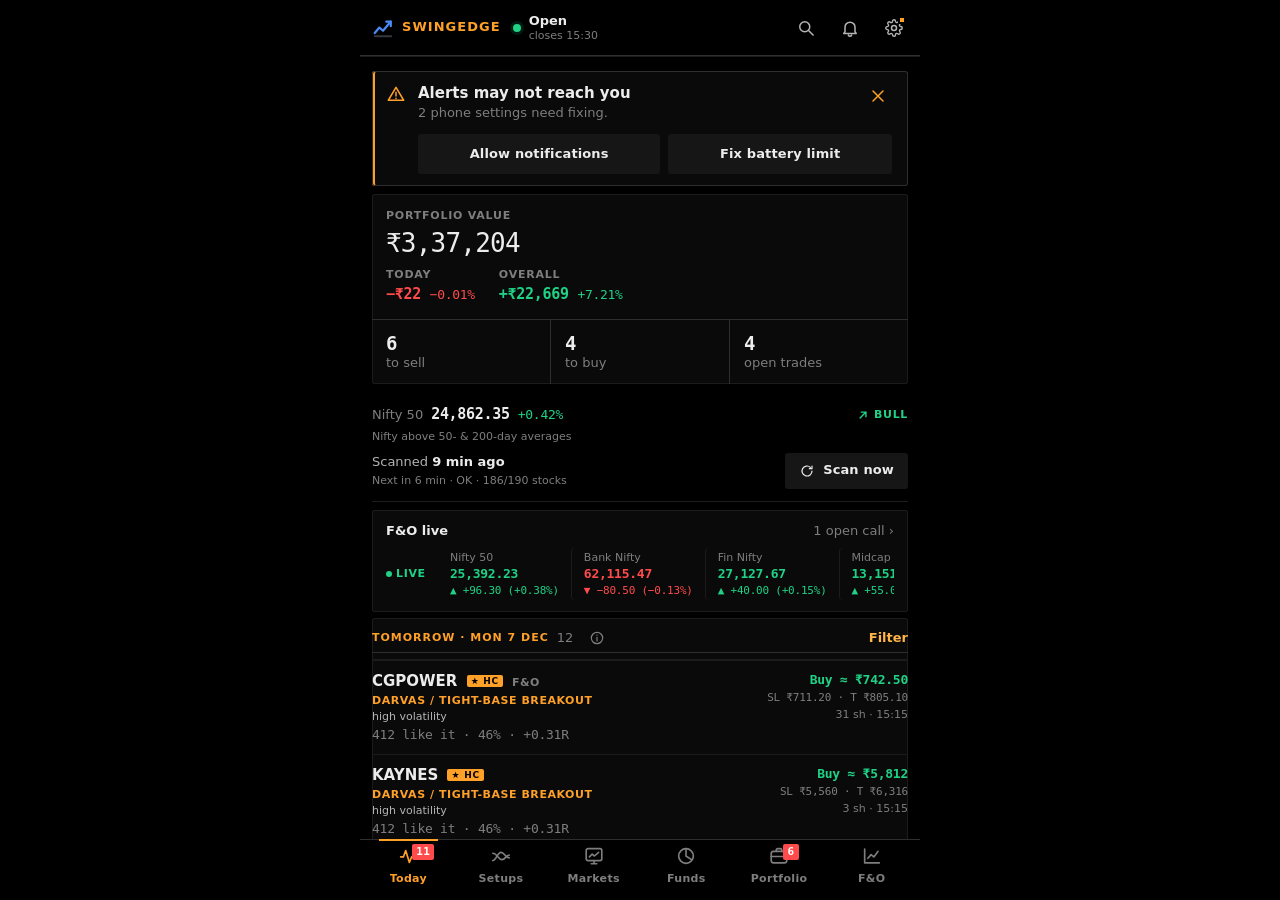
<file: app/src/main/assets/ui/index.html>
<!doctype html>
<html lang="en-IN">
<head>
<meta charset="utf-8">
<meta name="viewport" content="width=device-width, initial-scale=1, viewport-fit=cover">
<meta name="color-scheme" content="dark">
<meta name="theme-color" content="#0F1012">
<meta name="format-detection" content="telephone=no">
<title>SwingEdge</title>
<link rel="stylesheet" href="app.css">
<link rel="stylesheet" href="chart.css">
</head>
<body>
<div id="app">
  <header id="top"></header>
  <div id="errbar" hidden>
    <span>Display error. The data is safe; this screen could not be drawn.</span>
    <button type="button" id="errretry">Retry</button>
  </div>
  <main id="view" tabindex="-1"></main>
  <nav id="tabbar" aria-label="Sections"></nav>
</div>
<div id="sheet-root" hidden></div>
<div id="toasts" aria-live="polite"></div>
<noscript><p style="color:#E6ECF2;padding:24px;font-family:sans-serif">SwingEdge needs JavaScript enabled in the WebView.</p></noscript>
<script src="mock.js"></script>
<script src="render.js"></script>
<script src="chartmath.js"></script>
<script src="chartind.js"></script>
<script src="chartfull.js"></script>
<script src="app.js"></script>
</body>
</html>
</file>
<file: app/src/main/assets/ui/app.css>
/* SwingEdge UI — one design system. Offline, system fonts only. Targets Android WebView (Chrome 90+).
   Spacing 4/8/16/24 · type 28 hero / 20 numbers / 16 body+symbols / 13 secondary / 11 caption
   Colour: grey surfaces; one accent (blue) for actions; green/red only for price direction and P&L. */

/* ===================================================================== 1. tokens */
:root {
  /* terminal palette: black ground, amber chrome, green/red for market direction only (Bloomberg-style) */
  --bg: #000000;
  --surface: #0A0A0A;
  --raised: #161616;
  --well: #050505;
  --line: #1C1C1C;
  --line-2: #2E2E2E;
  --text: #ECECEC;
  --text-2: #B4B4B4;
  --muted: #7E7E7E;
  --accent: #FFA028;
  --accent-2: #FFB547;
  --accent-bg: rgba(255, 160, 40, .12);
  --link: #4DA3FF;
  --green: #1FD286;
  --green-bg: rgba(31, 210, 134, .12);
  --red: #FF4B4B;
  --red-bg: rgba(255, 75, 75, .12);
  --warn: #FFA028;
  --warn-bg: rgba(255, 160, 40, .12);
  --blue: var(--link);
  --blue-bg: rgba(77, 163, 255, .12);
  --amber: var(--accent);
  --amber-bg: var(--accent-bg);
  --ink: #000;
  --sans: Roboto, Inter, "Noto Sans", system-ui, -apple-system, "Segoe UI", Arial, sans-serif;
  --mono: "Roboto Mono", "JetBrains Mono", "SF Mono", Menlo, "Droid Sans Mono", monospace;
  --cond: var(--sans);
  --t-hero: 26px; --t-num: 19px; --t-body: 15px; --t-sec: 13px; --t-cap: 11px;
  --s1: 4px; --s2: 8px; --s3: 14px; --s4: 20px;
  --pad: 12px;
  --r: 3px;
  --r-s: 2px;
  --row: 52px;
  --safe-b: 8px;
}
@supports (padding: max(0px, env(safe-area-inset-bottom))) {
  :root { --safe-b: max(8px, env(safe-area-inset-bottom)); }
}

/* ===================================================================== 2. base */
* { box-sizing: border-box; -webkit-tap-highlight-color: transparent; }
html, body { height: 100%; margin: 0; background: var(--bg); }
body { color: var(--text); font: 400 var(--t-body)/1.4 var(--sans); -webkit-text-size-adjust: 100%; text-size-adjust: 100%; overflow: hidden; overscroll-behavior: none; -webkit-font-smoothing: antialiased; }
button, input, textarea, select { font: inherit; color: inherit; }
button { background: none; border: 0; padding: 0; margin: 0; cursor: pointer; text-align: inherit; }
button:disabled { cursor: default; }
h1, h2, h3, h4, p, ul, ol { margin: 0; padding: 0; font-weight: inherit; font-size: inherit; }
ul, ol { list-style: none; }
em, i { font-style: normal; }
small { font-size: var(--t-sec); }
[hidden] { display: none !important; }
svg.ic { width: 20px; height: 20px; flex: none; fill: none; stroke: currentColor; stroke-width: 1.8; stroke-linecap: round; stroke-linejoin: round; display: block; }
:focus { outline: none; }
:focus-visible { outline: 2px solid var(--accent); outline-offset: 2px; border-radius: 6px; }
.sr-only { position: absolute; width: 1px; height: 1px; overflow: hidden; clip: rect(0 0 0 0); white-space: nowrap; }

.num { font-variant-numeric: tabular-nums; font-feature-settings: "tnum" 1; letter-spacing: 0; }
.up { color: var(--green); }
.down { color: var(--red); }
.flat { color: var(--text-2); }
.mut, .gray { color: var(--muted); }
.clip { overflow: hidden; text-overflow: ellipsis; white-space: nowrap; min-width: 0; }
.wrap { overflow-wrap: anywhere; min-width: 0; }
.wrapn { white-space: normal; overflow-wrap: break-word; min-width: 0; }
.nw { white-space: nowrap; }
.sp { flex: 1 1 auto; }
.sm2 { font-size: var(--t-sec); line-height: 1.4; color: var(--text-2); margin-top: var(--s1); overflow-wrap: anywhere; }
.mut.sm2 { color: var(--muted); }

/* ===================================================================== 3. frame */
#app { position: absolute; inset: 0; display: flex; flex-direction: column; max-width: 560px; margin: 0 auto; }
#top { flex: none; padding-top: env(safe-area-inset-top); background: var(--bg); border-bottom: 1px solid var(--line); position: relative; z-index: 3; }
.topbar { display: flex; align-items: center; height: 56px; padding: 0 4px 0 var(--pad); }
.brand { display: flex; align-items: center; flex: none; margin-right: 12px; font-weight: 700; font-size: var(--t-body); letter-spacing: -.01em; }
.brand svg { width: 22px; height: 22px; margin-right: 8px; }
.mkt { flex: 1 1 auto; min-width: 0; display: flex; align-items: center; color: var(--text-2); }
.mkt .dot { width: 8px; height: 8px; border-radius: 50%; background: var(--muted); margin-right: 8px; flex: none; }
.mkt.open .dot { background: var(--green); box-shadow: 0 0 0 3px var(--green-bg); }
.mkt.closed .dot { background: transparent; border: 2px solid var(--muted); }
.mkt .mt { display: flex; flex-direction: column; min-width: 0; line-height: 1.2; }
.mkt .mt b { font-size: var(--t-sec); font-weight: 600; color: var(--text); }
.mkt .mt small, .mkt .mt small.clip { font-size: var(--t-cap); color: var(--muted); white-space: normal; overflow-wrap: break-word; }
.iconbtn { width: 44px; height: 44px; flex: none; display: flex; align-items: center; justify-content: center; color: var(--text-2); border-radius: var(--r); position: relative; transition: background .1s ease; }
.iconbtn:active { background: var(--raised); color: var(--text); }
.iconbtn.on, .iconbtn[aria-current="page"] { color: var(--accent); }
.iconbtn .pip { position: absolute; top: 10px; right: 10px; width: 8px; height: 8px; border-radius: 50%; background: var(--warn); border: 2px solid var(--bg); }
.iconbtn .spin { margin: 0; }
.busyline { height: 2px; background: var(--line); overflow: hidden; }
.busyline i { display: block; height: 100%; background: var(--accent); transition: width .4s ease; }
.busyline.indet i { width: 35%; animation: slide 1.2s ease-in-out infinite; }
@keyframes slide { 0% { transform: translateX(-100%); } 100% { transform: translateX(300%); } }

#errbar { flex: none; display: flex; align-items: center; background: #2A1617; color: #FFD6D6; font-size: var(--t-sec); padding: 4px 8px 4px var(--pad); }
#errbar span { flex: 1; }
#errbar button { min-height: 44px; padding: 0 16px; font-weight: 600; color: #fff; }

#view { flex: 1 1 auto; overflow-y: auto; overflow-x: hidden; -webkit-overflow-scrolling: touch; padding: var(--s3) var(--pad) var(--s4); overscroll-behavior: contain; }

#tabbar { flex: none; display: flex; background: var(--bg); border-top: 1px solid var(--line); padding: 0 2px var(--safe-b); position: relative; z-index: 3; }
.tab { flex: 1 1 0; min-width: 0; height: 56px; display: flex; flex-direction: column; align-items: center; justify-content: center; color: var(--muted); font-size: var(--t-cap); font-weight: 500; position: relative; }
.tab svg { width: 22px; height: 22px; margin-bottom: 4px; }
.tab span:not(.badge) { white-space: nowrap; overflow: hidden; text-overflow: ellipsis; max-width: 100%; }
.tab.on { color: var(--text); }
.tab.on svg { color: var(--accent); }
.tab:active { background: rgba(255, 255, 255, .04); }
.tab .badge { position: absolute; top: 4px; left: 50%; margin-left: 4px; min-width: 16px; height: 16px; padding: 0 4px; border-radius: 8px; background: var(--red); color: #fff; font: 700 var(--t-cap)/16px var(--sans); text-align: center; font-variant-numeric: tabular-nums; }
.tab .badge.g, .tab .badge.a { background: var(--accent); }
.tab .badge.n { background: var(--raised); color: var(--text-2); }

/* ===================================================================== 4. controls */
.btns { display: flex; flex-wrap: wrap; gap: var(--s2); margin-top: var(--s3); }
.btn { min-height: 44px; padding: 0 var(--s3); border-radius: var(--r); display: inline-flex; align-items: center; justify-content: center; gap: 8px; text-align: center; white-space: nowrap;
  font-size: var(--t-body); font-weight: 600; color: var(--text); background: var(--raised); border: 0; flex: 0 0 auto; transition: filter .1s ease; }
.btn svg { width: 18px; height: 18px; }
.btn.grow { flex: 1 1 0; min-width: 0; }
.btn.pri { background: var(--accent); color: #fff; }
.btn.dan, .btn.danger { background: var(--red); color: #fff; }
.btn.ghost { background: transparent; color: var(--text); box-shadow: inset 0 0 0 1px var(--line-2); }
.btn.dan.ghost, .sheet .btns .btn.dan.ghost { background: transparent; color: var(--red); box-shadow: inset 0 0 0 1px var(--line-2); }
.btn.sm { min-height: 44px; font-size: var(--t-sec); padding: 0 14px; }
.btn.sm svg { width: 16px; height: 16px; }
.btn:active { filter: brightness(1.2); }
.btn:disabled { opacity: .5; filter: none; }
.btn .clip { min-width: 0; }
.spin { width: 16px; height: 16px; border-radius: 50%; border: 2px solid currentColor; border-right-color: transparent; display: inline-block; animation: rot .8s linear infinite; flex: none; }
.btn .spin { margin: 0; }
@keyframes rot { to { transform: rotate(360deg); } }

.linkbtn { color: var(--accent-2); font-size: var(--t-sec); font-weight: 600; min-height: 44px; padding: 0 4px; margin: -12px -4px; display: inline-flex; align-items: center; }
.linkbtn:disabled { opacity: .45; }
.linkbtn + .linkbtn { margin-left: 12px; }
.linkbtn.inl { margin: 0; padding: 0 2px; min-height: 0; display: inline; }

/* (i) toggle + caption */
.ib { width: 44px; height: 44px; margin: -12px -8px -12px -6px; display: inline-flex; align-items: center; justify-content: center; color: var(--muted); flex: none; }
.ib svg { width: 16px; height: 16px; }
.ib.on, .ib:active { color: var(--accent-2); }
.icap { font-size: var(--t-sec); line-height: 1.45; color: var(--text-2); background: var(--surface); border-radius: var(--r-s); padding: var(--s2) 12px; margin: 0 0 var(--s2); overflow-wrap: anywhere; }

/* chips: one shape for filters, ranges and sort */
.chips, .ixc { display: flex; gap: var(--s2); overflow-x: auto; margin: 0 calc(-1 * var(--pad)) var(--s2); padding: 0 var(--pad) 2px; scrollbar-width: none; -webkit-overflow-scrolling: touch; }
.chips::-webkit-scrollbar, .ixc::-webkit-scrollbar { display: none; }
.chip, .sfc { flex: none; min-height: 36px; padding: 0 14px; border-radius: var(--r); background: var(--raised); color: var(--text-2); font-size: var(--t-sec); font-weight: 600; white-space: nowrap; display: inline-flex; align-items: center; gap: 4px; }
.chip.on, .sfc.on { background: var(--text); color: var(--bg); }
.chip .mut { color: inherit; opacity: .7; font-weight: 500; }
.chip svg { width: 14px; height: 14px; }
.rchip { flex: none; min-width: 44px; min-height: 44px; display: inline-flex; align-items: center; justify-content: center; padding: 0 2px; }
.rchip span { display: inline-flex; align-items: center; height: 32px; padding: 0 12px; border-radius: var(--r); color: var(--text-2); font-size: var(--t-sec); font-weight: 600; white-space: nowrap; }
.rchip.on span { background: var(--raised); color: var(--text); }
.rchip span.mut { padding: 0 0 0 12px; color: var(--muted); font-weight: 500; }
.rchip span.mut + span { padding-left: 4px; }
.rchip.on span.mut { background: none; }
.rchip.on span.mut + span { background: none; color: var(--text); }
.chip:active, .rchip:active span, .sfc:active, .qchip:active, .echip:active { filter: brightness(1.25); }
.seg2 { display: flex; gap: 4px; padding: 4px; background: var(--surface); border-radius: var(--r); margin-bottom: var(--s2); }
.seg2 .chip { flex: 1 1 0; justify-content: center; min-height: 40px; border-radius: 9px; background: transparent; }
.seg2 .chip.on { background: var(--raised); color: var(--text); }
.segs { display: flex; flex-wrap: wrap; margin: 0 -2px var(--s2); }

/* ===================================================================== 5. sections + text blocks */
.sec { display: flex; align-items: center; min-height: 28px; margin: var(--s4) 0 var(--s2); gap: var(--s2); }
.sec:first-child { margin-top: 0; }
.sec h2 { font-size: var(--t-body); font-weight: 600; letter-spacing: -.005em; white-space: nowrap; }
.sec .cnt { color: var(--muted); font-size: var(--t-sec); font-variant-numeric: tabular-nums; white-space: nowrap; }
.sec .sr2, .subh .sr2 { color: var(--muted); font-size: var(--t-sec); text-align: right; min-width: 0; overflow: hidden; text-overflow: ellipsis; white-space: nowrap; }
.sec .btn.sm { min-height: 36px; padding: 0 12px; }
.sec + .icap { margin-top: -4px; }
.subh { display: flex; align-items: center; gap: var(--s2); margin: var(--s3) 0 var(--s1); font-size: var(--t-sec); font-weight: 600; color: var(--text-2); min-height: 24px; }
.subh .cnt { color: var(--muted); font-weight: 400; }
.phead { display: flex; align-items: center; gap: var(--s1); margin-bottom: var(--s2); }
.phead .pt { flex: 1 1 auto; min-width: 0; display: flex; flex-direction: column; }
.phead h1 { font-size: var(--t-num); font-weight: 600; line-height: 1.2; }
.phead .ps { font-size: var(--t-sec); color: var(--muted); margin-top: 2px; }
.phead .ib { margin: 0; }
.none { font-size: var(--t-sec); color: var(--muted); padding: var(--s2) 0; }
.foot { font-size: var(--t-cap); line-height: 1.45; color: var(--muted); margin: var(--s3) 0 0; overflow-wrap: anywhere; }
.hint { display: flex; align-items: flex-start; gap: var(--s2); color: var(--muted); font-size: var(--t-sec); line-height: 1.45; padding: var(--s2) 0 0; }
.hint svg { width: 16px; height: 16px; margin-top: 1px; color: var(--muted); }
.hint .t { min-width: 0; }
.hint .linkbtn { min-height: 0; margin: 0; padding: 0; display: inline; }
.hintpad { padding: var(--s2) 0; }
.btns.hintpad { margin-top: var(--s2); align-items: center; }
.btns.hintpad .ib { margin: 0; }
.lead { font-size: var(--t-sec); line-height: 1.5; color: var(--text-2); overflow-wrap: anywhere; }
.lead b { color: var(--text); font-weight: 600; }

.empty { padding: var(--s4) var(--s3); text-align: left; background: var(--surface); border-radius: var(--r); }
.empty .ei { width: 40px; height: 40px; border-radius: var(--r); background: var(--raised); display: flex; align-items: center; justify-content: center; color: var(--text-2); margin-bottom: 12px; }
.empty h3 { font-size: var(--t-body); font-weight: 600; }
.empty p { color: var(--text-2); font-size: var(--t-sec); line-height: 1.5; margin-top: 4px; overflow-wrap: anywhere; }

/* link rows (Index stocks, Track record, F&O, targets) */
.links { margin: 0 0 var(--s2); background: var(--surface); border-radius: var(--r); overflow: hidden; }
.links > .card { margin: 0; border-radius: 0; background: transparent; }
.links > .card + .card { box-shadow: inset 0 1px 0 var(--line); }
.golink, .trkrow, button.collap { display: flex; align-items: center; gap: 12px; width: 100%; min-height: var(--row); padding: 8px var(--s3); text-align: left; color: var(--text); }
.golink > svg:first-child, .trkrow > svg:first-child, button.collap > svg:first-child { width: 20px; height: 20px; color: var(--text-2); }
.golink > svg:last-child, .trkrow > svg:last-child, button.collap > svg:last-child { width: 16px; height: 16px; color: var(--muted); }
.golink .gt, .trkrow .tx { flex: 1 1 auto; min-width: 0; display: flex; flex-direction: column; }
.golink .gt b, .trkrow .tx b { font-size: var(--t-body); font-weight: 500; }
.golink .gt span, .trkrow .tx span { font-size: var(--t-sec); color: var(--muted); margin-top: 2px; overflow-wrap: anywhere; }
.golink:active, .trkrow:active, button.collap:active { background: var(--raised); }
button.collap { border-radius: var(--r); background: var(--surface); margin: 0 0 var(--s2); }
button.collap b { flex: 1 1 auto; font-weight: 500; }
button.collap .num { font-size: var(--t-sec); }

/* ===================================================================== 6. lists (flat rows, hairlines) */
.card.mv, .list, .rows, .srl2, .card.trkl { margin: 0 calc(-1 * var(--pad)); background: transparent; border-radius: 0; border-top: 1px solid var(--line); border-bottom: 1px solid var(--line); overflow: visible; padding: 0; }
.lhead { display: flex; justify-content: space-between; padding: 8px var(--pad) 4px; font-size: var(--t-cap); color: var(--muted); text-transform: uppercase; letter-spacing: .04em; }
.lrow { display: flex; align-items: center; gap: 12px; width: 100%; min-height: var(--row); padding: 8px var(--pad); text-align: left; color: var(--text); }
.lrow, .lhead + .lrow { border-top: 1px solid var(--line); }
.lrow:active, .srow:active, .srr:active, .mvr:active, .wl:active, .pmb:active { background: var(--surface); }
.lrow .l, .lrow .r { display: flex; flex-direction: column; min-width: 0; }
.lrow .l { flex: 1 1 auto; }
.lrow .r { flex: none; align-items: flex-end; text-align: right; }
.lrow b { font-size: var(--t-body); font-weight: 600; overflow-wrap: anywhere; }
.lrow small { font-size: var(--t-sec); color: var(--muted); margin-top: 2px; }
.lrow .qt { font-size: var(--t-cap); font-weight: 600; color: var(--muted); text-transform: uppercase; letter-spacing: .04em; margin-left: 4px; }

/* generic row (closed trades) */
.row2 { display: flex; align-items: center; min-height: var(--row); padding: 8px var(--pad); }
.row2 + .row2 { border-top: 1px solid var(--line); }
.row2 .l { flex: 1 1 auto; min-width: 0; padding-right: 12px; }
.row2 .l .a { display: flex; align-items: center; gap: 8px; font-size: var(--t-body); font-weight: 600; min-width: 0; }
.row2 .l .b { font-size: var(--t-sec); color: var(--muted); margin-top: 2px; overflow: hidden; text-overflow: ellipsis; white-space: nowrap; }
.row2 .r { text-align: right; flex: none; }
.row2 .r .a { font-size: var(--t-body); font-weight: 600; font-variant-numeric: tabular-nums; }
.row2 .r .b { font-size: var(--t-sec); color: var(--muted); margin-top: 2px; font-variant-numeric: tabular-nums; }

/* stock rows: setups, watchlist, ideas, money, funds */
.srow { display: block; width: 100%; text-align: left; color: var(--text); padding: 12px var(--pad); }
.srow + .srow, .wrow + .wrow, .srow + .wrow, .wrow + .srow { border-top: 1px solid var(--line); }
.srow .s1 { display: flex; align-items: center; gap: 12px; }
.wn { flex: 1 1 auto; min-width: 0; display: flex; flex-direction: column; }
.wn b { font-size: var(--t-body); font-weight: 600; overflow-wrap: anywhere; line-height: 1.25; }
.ws { font-size: var(--t-sec); color: var(--muted); margin-top: 2px; white-space: nowrap; overflow: hidden; text-overflow: ellipsis; }
.srow .sp, .idea2 .sp, .tmain .sp { flex: none; display: flex; flex-direction: column; align-items: flex-end; text-align: right; }
.srow .sp .num, .idea2 .sp .num, .tmain .sp .num { font-size: var(--t-body); font-weight: 500; white-space: nowrap; }
.srow .sp .num + .num, .idea2 .sp .num + .num, .tmain .sp .num + .num { font-size: var(--t-sec); margin-top: 2px; }
.spk { width: 64px; height: 24px; flex: 0 1 64px; min-width: 0; }
.spk polyline { fill: none; stroke-width: 1.6; stroke-linejoin: round; stroke-linecap: round; }
.spk.u polyline { stroke: var(--green); }
.spk.d polyline { stroke: var(--red); }
.srow .s2 { display: flex; flex-wrap: wrap; margin-top: 8px; font-size: var(--t-sec); color: var(--muted); }
.srow .s2.g5 { flex-wrap: nowrap; gap: 4px; }
.srow .s2.g5 span { flex: 1 1 0; min-width: 0; }
.srow .s2.g5 i { display: block; font-size: var(--t-cap); color: var(--muted); white-space: nowrap; }
.srow .s2.g5 b { display: block; font-size: var(--t-sec); font-weight: 500; color: var(--text-2); white-space: nowrap; margin-top: 2px; }
.srow .wl2 { display: flex; align-items: center; justify-content: space-between; gap: 8px; flex-wrap: nowrap; color: var(--text-2); }
.srow .wl2 .wx { flex: 1 1 auto; min-width: 0; }
.wrow { display: flex; align-items: stretch; }
.wrow .srow { flex: 1 1 auto; min-width: 0; }
.wrow .wrm, .wrow .wside { width: 56px; flex: none; display: flex; flex-direction: column; align-items: center; justify-content: center; gap: 4px; color: var(--red); }
.wrow .wside { color: var(--accent-2); }
.wrow .wside i { font-size: var(--t-cap); }
.wrow .wrm:active { background: var(--red-bg); }
.wrow .wrm:disabled { opacity: .4; }
.wrow .wrm svg, .wrow .wside svg { width: 20px; height: 20px; }
.irow + .irow { border-top: 1px solid var(--line); }

/* ranked ideas */
.srow.idea2 { display: flex; flex-direction: column; gap: 8px; }
.idea2 .i1 { display: flex; align-items: center; gap: 12px; width: 100%; }
.idea2 .i2 { display: flex; gap: 8px; padding-left: 50px; }
.idea2 .i2 > span { flex: 1 1 0; min-width: 0; display: flex; flex-direction: column; }
.idea2 .i2 > span.iz { flex: 1.7 1 0; }
.idea2 .i2 i { font-size: var(--t-cap); color: var(--muted); white-space: nowrap; }
.idea2 .i2 b { font-size: var(--t-sec); font-weight: 500; color: var(--text); margin-top: 2px; white-space: nowrap; }
.idea2 .i2 b.up { color: var(--green); }
.idea2 .i2 b.down { color: var(--red); }
.idea2 .spk { display: none; }

/* money + funds rows */
.frow, .secrow { padding: 12px var(--pad); }
.fr1 { display: flex; align-items: center; gap: 8px; min-height: 24px; }
.fr1 b { font-size: var(--t-body); font-weight: 600; min-width: 0; }
.fr1 b.wrapn, .fr1 b.fnm { flex: 1 1 auto; white-space: normal; overflow-wrap: break-word; line-height: 1.3; }
.fr1 b.fnm { font-weight: 500; }
.fr1 .num { font-size: var(--t-sec); white-space: nowrap; flex: none; }
.fr1 > .num:first-of-type { font-size: var(--t-body); font-weight: 500; }
.secrow .fr1 > .num:first-of-type, .fr1 .fp, .fr1 .fnet { font-size: var(--t-sec); font-weight: 500; }
.fr1 svg { width: 16px; height: 16px; color: var(--muted); flex: none; }
.fr2 .nm { display: block; color: var(--muted); font-size: var(--t-sec); margin-top: 2px; overflow-wrap: break-word; }
.fr3 { display: flex; align-items: center; flex-wrap: wrap; gap: 4px 12px; font-size: var(--t-sec); margin-top: 4px; }
.fr3 .mut { min-width: 0; flex: 1 1 auto; }
.fr3 .fwst { margin-left: auto; }
.fcols { display: flex; gap: 8px; margin-top: 8px; }
.fcols > span { flex: 1 1 0; min-width: 0; display: flex; flex-direction: column; }
.fcols i { font-size: var(--t-cap); color: var(--muted); white-space: nowrap; }
.fcols b { font-size: var(--t-sec); font-weight: 500; margin-top: 2px; white-space: nowrap; }
.mi { font-size: var(--t-sec); color: var(--muted); }
.rk { min-width: 24px; height: 24px; border-radius: 6px; background: var(--raised); font: 600 var(--t-cap)/24px var(--sans); text-align: center; color: var(--text-2); flex: none; }
.fbar { flex: 1 1 auto; min-width: 48px; height: 4px; border-radius: 2px; background: var(--raised); overflow: hidden; }
.fbar i { display: block; height: 100%; border-radius: 2px; }
.fbar.in i { background: var(--green); }
.fbar.out i { background: var(--red); }
.fp { min-width: 48px; text-align: right; }
.fsc { min-width: 32px; height: 24px; border-radius: 6px; font: 600 var(--t-sec)/24px var(--sans); text-align: center; flex: none; background: var(--raised); color: var(--text); font-variant-numeric: tabular-nums; }
.fsc.lo, .fsc.mid { color: var(--text-2); }
.hchips { display: flex; flex-wrap: wrap; gap: 4px 12px; margin: 4px 0 0; }
.hch { font-size: var(--t-sec); color: var(--text-2); font-variant-numeric: tabular-nums; }
.hch.key { font-weight: 600; }

/* ===================================================================== 7. cards */
.card { background: var(--surface); border-radius: var(--r); margin-bottom: var(--s2); position: relative; overflow: hidden; }
.cb { padding: var(--s3); }
.card.rail { padding-left: 0; }
.tag { display: inline-flex; align-items: center; height: 20px; padding: 0 6px; border-radius: 4px; background: var(--raised); color: var(--text-2);
  font-size: var(--t-cap); font-weight: 700; letter-spacing: .04em; text-transform: uppercase; white-space: nowrap; flex: none; max-width: 100%; }
.tag svg { display: none; }
.tag.buy, .tag.live { color: var(--accent-2); }
.tag.sell { color: var(--red); }
.tag.hold { color: var(--text-2); }

.hd { display: flex; align-items: flex-start; gap: 12px; }
.hd .who { flex: 1 1 auto; min-width: 0; }
.hd .px { text-align: right; flex: none; max-width: 55%; }
.sym { display: flex; align-items: center; flex-wrap: wrap; gap: 4px 8px; min-width: 0; font-size: var(--t-body); font-weight: 600; }
.sym b { font-weight: 600; overflow-wrap: anywhere; }
.symbtn { display: inline-flex; align-items: center; gap: 6px; min-height: 32px; margin: -6px 0; padding: 6px 4px 6px 0; color: inherit; max-width: 100%; min-width: 0; }
.symbtn b { min-width: 0; overflow-wrap: anywhere; }
.symbtn svg { width: 14px; height: 14px; color: var(--muted); flex: none; }
.symbtn:active { opacity: .6; }
.sub { color: var(--muted); font-size: var(--t-sec); margin-top: 4px; overflow: hidden; text-overflow: ellipsis; white-space: nowrap; }
.ltp { font-size: var(--t-body); font-weight: 600; font-variant-numeric: tabular-nums; white-space: nowrap; }
.ltp small { font-size: var(--t-sec); font-weight: 500; }
.ltpl { color: var(--muted); font-size: var(--t-sec); margin-top: 4px; white-space: nowrap; font-variant-numeric: tabular-nums; }
.note { font-size: var(--t-sec); line-height: 1.45; color: var(--text-2); margin-top: var(--s2); overflow-wrap: anywhere; }
.note.sm { color: var(--muted); }

.lv { display: flex; margin-top: 12px; border-top: 1px solid var(--line); padding-top: 12px; }
.lv > div { flex: 1 1 0; min-width: 0; }
.lv .k { font-size: var(--t-cap); color: var(--muted); white-space: nowrap; overflow: hidden; text-overflow: ellipsis; }
.lv .v { font-size: var(--t-body); font-weight: 500; font-variant-numeric: tabular-nums; margin-top: 2px; white-space: nowrap; }
.lv .v.sm { font-size: var(--t-sec); }
.lv .v small { font-size: var(--t-sec); }
.zone { margin-top: 12px; display: flex; align-items: baseline; flex-wrap: wrap; gap: 8px; }
.zone .k { color: var(--muted); font-size: var(--t-sec); }
.zone .v { font-size: var(--t-num); font-weight: 600; font-variant-numeric: tabular-nums; overflow-wrap: anywhere; }
.facts { display: flex; flex-wrap: wrap; gap: 4px 16px; margin-top: 12px; font-size: var(--t-sec); color: var(--muted); }
.facts b { font-weight: 500; color: var(--text); font-variant-numeric: tabular-nums; }
.rr { margin-top: 12px; }
.rr .bar { display: flex; height: 4px; border-radius: 2px; overflow: hidden; background: var(--line); }
.rr .bar i { display: block; height: 100%; min-width: 4px; }
.rr .bar .r { background: var(--red); }
.rr .bar .w { background: var(--green); margin-left: 2px; }
.rr .lab { display: flex; justify-content: space-between; gap: 12px; margin-top: 4px; font-size: var(--t-sec); color: var(--muted); }
.rr .lab b { font-weight: 500; font-variant-numeric: tabular-nums; }
.edge { display: flex; align-items: flex-start; gap: 8px; margin-top: 12px; font-size: var(--t-sec); line-height: 1.45; color: var(--text-2); }
.edge svg { width: 16px; height: 16px; margin-top: 1px; color: var(--muted); }
.edge b { font-weight: 600; color: var(--text); }
.more { display: flex; align-items: center; gap: 4px; min-height: 44px; margin: 4px 0 -8px; color: var(--accent-2); font-size: var(--t-sec); font-weight: 600; }
.more svg { width: 16px; height: 16px; transition: transform .15s ease; }
.more.on svg { transform: rotate(90deg); }
.reasons { margin: 8px 0 0; }
.reasons li, .risk li, .vrs li, .pcc li { position: relative; padding: 4px 0 4px 16px; font-size: var(--t-sec); line-height: 1.45; color: var(--text-2); overflow-wrap: anywhere; }
.reasons li:before, .risk li:before, .vrs li:before, .pcc li:before { content: ""; position: absolute; left: 4px; top: 12px; width: 4px; height: 4px; border-radius: 50%; background: var(--muted); }
.pcc.pro li:before { background: var(--green); }
.pcc.con li:before { background: var(--red); }

/* ===================================================================== 8. Today */
.hero { display: block; background: var(--surface); border-radius: var(--r); padding: var(--s3); margin-bottom: var(--s2); }
.hero .hm { display: flex; flex-direction: column; width: 100%; text-align: left; }
.hk { font-size: var(--t-sec); color: var(--muted); }
.hv { display: block; font-size: var(--t-hero); font-weight: 600; line-height: 1.2; margin-top: 4px; letter-spacing: -.01em; font-variant-numeric: tabular-nums; white-space: nowrap; }
.hd2 { display: flex; flex-wrap: wrap; align-items: baseline; gap: 4px 8px; margin-top: 4px; font-size: var(--t-sec); }
.hd2 .mut + .num { margin-left: 8px; }
.hg { display: flex; gap: 24px; margin-top: 8px; }
.hg > span { display: flex; flex-direction: column; min-width: 0; }
.hg i { font-size: var(--t-cap); color: var(--muted); }
.hg b { font-size: var(--t-body); font-weight: 600; white-space: nowrap; margin-top: 2px; }
.hg small, .psum .g .v small { font-size: var(--t-sec); font-weight: 500; }
.todo { display: flex; margin: var(--s3) calc(-1 * var(--s3)) calc(-1 * var(--s3)); border-top: 1px solid var(--line); }
.td { flex: 1 1 0; min-width: 0; min-height: 64px; display: flex; flex-direction: column; justify-content: center; padding: 8px var(--s3); text-align: left; }
.td + .td { border-left: 1px solid var(--line); }
.td b { font-size: var(--t-num); font-weight: 600; line-height: 1.2; }
.td span { font-size: var(--t-sec); color: var(--muted); white-space: nowrap; overflow: hidden; text-overflow: ellipsis; }
.td:disabled b { color: var(--muted); }
.td:not(:disabled):active { background: var(--raised); }
.hero.wk .hv:not(.up):not(.down) { color: var(--text); }

.status { padding: 12px 0; margin-bottom: var(--s2); border-bottom: 1px solid var(--line); }
.status .r1 { display: flex; align-items: center; gap: 12px; }
.status .nifty { flex: 1 1 auto; min-width: 0; display: flex; align-items: baseline; flex-wrap: wrap; gap: 4px 8px; }
.status .nifty .nl { font-size: var(--t-sec); color: var(--muted); }
.status .nifty b { font-size: var(--t-body); font-weight: 600; }
.status .nifty .num:not(b) { font-size: var(--t-sec); }
.regime { flex: none; display: inline-flex; align-items: center; gap: 4px; font-size: var(--t-cap); font-weight: 700; letter-spacing: .06em; color: var(--text-2); }
.regime svg { width: 14px; height: 14px; stroke-width: 2.4; }
.regime.bull { color: var(--green); }
.regime.bear { color: var(--red); }
.status .rnote { font-size: var(--t-cap); color: var(--muted); margin-top: 4px; }
.status .r2 { display: flex; align-items: center; gap: 12px; margin-top: 8px; }
.status .scan { flex: 1 1 auto; min-width: 0; }
.status .scan .a { font-size: var(--t-sec); color: var(--text-2); }
.status .scan .a b { font-weight: 600; color: var(--text); }
.status .scan .b { font-size: var(--t-cap); color: var(--muted); margin-top: 2px; overflow-wrap: anywhere; }
.status .r2 .btn.sm { min-height: 36px; }
.prog { margin-top: 12px; }
.prog .pl { display: flex; justify-content: space-between; gap: 8px; font-size: var(--t-sec); color: var(--text-2); margin-bottom: 4px; }
.prog .pl span:first-child { min-width: 0; overflow: hidden; text-overflow: ellipsis; white-space: nowrap; }
.prog .pb { height: 4px; border-radius: 2px; background: var(--line); overflow: hidden; }
.prog .pb i { display: block; height: 100%; background: var(--accent); border-radius: 2px; transition: width .4s ease; }
.prog .pb.indet i { width: 35%; animation: slide 1.2s ease-in-out infinite; }

.glance { display: flex; gap: 8px; margin-top: 8px; }
.glance .g { flex: 1 1 0; min-width: 0; min-height: 64px; padding: 12px; background: var(--surface); border-radius: var(--r); text-align: left; display: block; }
.glance .g:disabled { opacity: 1; }
.glance .wide { flex: 1.5 1 0; }
.glance .k { display: flex; align-items: center; gap: 4px; font-size: var(--t-cap); color: var(--muted); white-space: nowrap; }
.glance .k svg { width: 12px; height: 12px; }
.glance .v { font-size: var(--t-num); font-weight: 600; margin-top: 4px; white-space: nowrap; overflow: hidden; text-overflow: ellipsis; font-variant-numeric: tabular-nums; }
.glance .v.z { color: var(--muted); }
.glance .d { font-size: var(--t-cap); color: var(--muted); margin-top: 2px; white-space: nowrap; overflow: hidden; text-overflow: ellipsis; }
.glance .k.up, .glance .k.down, .glance .v.up, .glance .v.down { color: var(--text); }

.plan { background: var(--surface); border-radius: var(--r); padding: 12px var(--s3); margin: 8px 0 0; }
.plan .pk, .ov > .k { font-size: var(--t-cap); font-weight: 600; letter-spacing: .06em; text-transform: uppercase; color: var(--muted); margin-bottom: 8px; }
.plan li { display: flex; align-items: flex-start; gap: 8px; font-size: var(--t-sec); line-height: 1.45; padding: 4px 0; color: var(--text); }
.plan li svg { width: 16px; height: 16px; margin-top: 1px; color: var(--muted); }
.plan li.mut { color: var(--text-2); }

.banner { background: var(--surface); border-radius: var(--r); padding: 12px 8px 12px var(--s3); margin-bottom: var(--s2); }
.banner .bh { display: flex; align-items: flex-start; gap: 12px; }
.banner .bh svg { color: var(--warn); margin-top: 1px; }
.banner .bt { flex: 1 1 auto; min-width: 0; font-size: var(--t-sec); line-height: 1.4; }
.banner .bt b { display: block; font-size: var(--t-body); font-weight: 600; }
.banner .bt span { color: var(--muted); }
.banner .x { width: 44px; height: 44px; margin: -10px 0 -8px; display: flex; align-items: center; justify-content: center; color: var(--muted); flex: none; }
.banner .btns { margin: 12px 8px 0 32px; }
.banner .btns .btn { flex: 1 1 auto; padding: 0 12px; }

/* live index ticker (Today strip + F&O screen) */
button.fstrip { display: block; width: 100%; text-align: left; color: inherit; padding: 12px var(--s3); }
.fstrip .fsh { display: flex; justify-content: space-between; align-items: baseline; gap: 8px; margin-bottom: 8px; }
.fstrip .fsh b { font-size: var(--t-sec); font-weight: 600; }
.fstrip .fsh .mut { font-size: var(--t-sec); }
.ltk { display: flex; align-items: center; gap: 12px; min-height: 40px; }
.ltl { flex: none; min-width: 52px; display: inline-flex; align-items: center; gap: 4px; font-size: var(--t-cap); font-weight: 700; letter-spacing: .06em; color: var(--muted); }
.ltl i { width: 6px; height: 6px; border-radius: 50%; background: var(--muted); }
.ltl.on { color: var(--green); }
.ltl.on i { background: var(--green); animation: ltp 1.4s ease-in-out infinite; }
@keyframes ltp { 50% { opacity: .2; } }
.lts { flex: 1 1 auto; min-width: 0; display: flex; overflow-x: auto; scrollbar-width: none; -webkit-overflow-scrolling: touch; }
.lts::-webkit-scrollbar { display: none; }
.lti { flex: none; display: flex; flex-direction: column; min-width: 112px; padding: 2px 12px; border-left: 1px solid var(--line); border-radius: 4px; }
.lti:first-child { border-left: 0; padding-left: 0; }
.lti .ln { font-size: var(--t-cap); color: var(--muted); white-space: nowrap; }
.lti b { font-size: var(--t-sec); font-weight: 600; line-height: 1.35; white-space: nowrap; font-variant-numeric: tabular-nums; }
.ltk.big .lti b { font-size: var(--t-body); }
.lti .lc { font-size: var(--t-cap); font-weight: 500; white-space: nowrap; }
.lti.up .lc { color: var(--green); }
.lti.down .lc { color: var(--red); }
.lti.flat .lc { color: var(--muted); }
.lti.fup { animation: flu .9s ease-out; }
.lti.fdn { animation: fld .9s ease-out; }
@keyframes flu { 0% { background: rgba(49, 196, 141, .25); } 100% { background: transparent; } }
@keyframes fld { 0% { background: rgba(242, 85, 90, .25); } 100% { background: transparent; } }

/* tables (bot views, index list, option tools) */
.card.bt { background: transparent; border-radius: 0; margin: 0 calc(-1 * var(--pad)) var(--s2); padding: 0 var(--pad); overflow-x: auto; }
.btt { width: 100%; border-collapse: collapse; font-size: var(--t-sec); font-variant-numeric: tabular-nums; }
.btt th { text-align: right; color: var(--muted); font-weight: 500; font-size: var(--t-cap); padding: 8px 6px; white-space: nowrap; text-transform: uppercase; letter-spacing: .04em; }
.btt td { text-align: right; padding: 12px 6px; border-top: 1px solid var(--line); white-space: nowrap; }
.btt th:first-child, .btt td:first-child { text-align: left; padding-left: 0; }
.btt th:last-child, .btt td:last-child { padding-right: 0; }
.btt td.mut { white-space: normal; text-align: left; min-width: 120px; }
.btt .vcol { font-size: var(--t-cap); line-height: 1.45; white-space: nowrap; }
td.ts2 span { display: block; line-height: 1.3; }
.lnk { color: var(--text); font-weight: 600; font-size: var(--t-sec); min-height: 32px; text-align: left; }
.lnk.dn { color: var(--red); }
.ht { width: 100%; border-collapse: collapse; font-size: var(--t-sec); margin-top: 4px; font-variant-numeric: tabular-nums; }
.ht th { text-align: right; color: var(--muted); font-weight: 500; font-size: var(--t-cap); padding: 4px 6px; }
.ht td { text-align: right; padding: 8px 6px; border-top: 1px solid var(--line); }
.ht td:first-child, .ht th:first-child { text-align: left; padding-left: 0; color: var(--text-2); }
.dl { margin: 4px 0 0; padding-left: 16px; list-style: disc; color: var(--text-2); font-size: var(--t-sec); }
.dl li + li { margin-top: 4px; }
.rules, .warnbox, .ofrm, .fhead, .lessons .cb { padding: 12px var(--s3); font-size: var(--t-sec); line-height: 1.45; }
.warnbox { color: var(--text-2); }
.warnbox b { color: var(--text); }

/* ===================================================================== 9. Trades */
.track { margin-top: 36px; position: relative; padding: 0 8px; }
.track .rail { position: relative; height: 4px; border-radius: 2px; background: var(--line-2); }
.track .rail .loss, .track .rail .gain { position: absolute; top: 0; bottom: 0; }
.track .rail .loss { left: 0; width: 33.333%; background: rgba(242, 85, 90, .35); border-radius: 2px 0 0 2px; }
.track .rail .gain { left: 33.333%; right: 0; background: rgba(49, 196, 141, .3); border-radius: 0 2px 2px 0; }
.track .tick { position: absolute; top: -4px; width: 2px; height: 12px; margin-left: -1px; background: var(--muted); border-radius: 1px; }
.track .mk { position: absolute; top: -6px; width: 16px; height: 16px; margin-left: -8px; border-radius: 50%; background: var(--text); border: 3px solid var(--surface); transition: left .4s ease; }
.track .mk.up { background: var(--green); }
.track .mk.down { background: var(--red); }
.track .flag { position: absolute; top: -28px; transform: translateX(-50%); font-size: var(--t-cap); font-weight: 600; line-height: 20px; padding: 0 6px; border-radius: 4px; background: var(--raised); white-space: nowrap; font-variant-numeric: tabular-nums; }
.track .flag.l { transform: none; margin-left: -8px; }
.track .flag.r { transform: translateX(-100%); margin-left: 8px; }
.tl { display: flex; margin-top: 8px; }
.tl > div { flex: 1 1 0; min-width: 0; text-align: center; }
.tl > div:first-child { text-align: left; }
.tl > div:last-child { text-align: right; }
.tl .k { font-size: var(--t-cap); color: var(--muted); white-space: nowrap; }
.tl .k.done { color: var(--text); }
.tl .v { font-size: var(--t-sec); font-weight: 500; margin-top: 2px; white-space: nowrap; font-variant-numeric: tabular-nums; }
.days { display: flex; align-items: center; margin-top: 12px; font-size: var(--t-sec); color: var(--muted); }
.days b { color: var(--text); font-weight: 500; }
.days .sp { flex: 1; }
.pnl { text-align: right; }
.pnl .a { font-size: var(--t-body); font-weight: 600; white-space: nowrap; font-variant-numeric: tabular-nums; }
.pnl .p { font-size: var(--t-sec); margin-top: 2px; white-space: nowrap; font-variant-numeric: tabular-nums; }
.act { margin-top: 12px; padding-top: 12px; border-top: 1px solid var(--line); display: flex; align-items: baseline; gap: 8px; flex-wrap: wrap; }
.act .ah { flex: none; }
.act .an { flex: 1 1 200px; min-width: 0; font-size: var(--t-sec); line-height: 1.45; color: var(--text-2); overflow-wrap: anywhere; }
.score { display: flex; }
.score > div { flex: 1 1 0; min-width: 0; padding: var(--s3); }
.score > div + div { border-left: 1px solid var(--line); }
.score .t { display: flex; align-items: center; gap: 8px; font-size: var(--t-sec); color: var(--muted); }
.score .big { font-size: var(--t-num); font-weight: 600; margin-top: 8px; white-space: nowrap; font-variant-numeric: tabular-nums; }
.score .l { font-size: var(--t-cap); color: var(--muted); margin-top: 2px; }
.score .row { font-size: var(--t-sec); color: var(--muted); margin-top: 8px; }
.score .row b { font-weight: 500; color: var(--text); font-variant-numeric: tabular-nums; }

/* price targets */
.trow { padding-bottom: 8px; }
.tmain { display: block; width: 100%; padding: var(--s3) var(--s3) 4px; color: var(--text); text-align: left; }
.tmain .th { display: flex; align-items: flex-start; gap: 12px; }
.tmain .tn { flex: 1 1 auto; min-width: 0; display: flex; flex-direction: column; }
.tmain .tn b { font-size: var(--t-body); font-weight: 600; overflow-wrap: anywhere; }
.tpl { display: flex; align-items: center; gap: 8px; margin-top: 8px; }
.tpl .tw { font-size: var(--t-sec); color: var(--muted); }
.tprog { margin-top: 12px; }
.tp-rail { position: relative; height: 22px; }
.tp-bar { position: absolute; left: 0; right: 0; top: 9px; height: 4px; border-radius: 2px; background: var(--line-2); }
.tp-f { position: absolute; top: 9px; height: 4px; border-radius: 2px; }
.tp-f.g { background: var(--green); }
.tp-f.r { background: var(--red); }
.tp-m { position: absolute; top: 3px; width: 2px; height: 16px; margin-left: -1px; border-radius: 1px; background: var(--muted); }
.tp-m.ref { height: 10px; top: 6px; }
.tp-now { position: absolute; top: 4px; width: 14px; height: 14px; margin-left: -7px; border-radius: 50%; background: var(--text); border: 3px solid var(--surface); }
.tp-cells { display: flex; justify-content: space-between; margin-top: 4px; }
.tp-c { display: flex; flex-direction: column; min-width: 0; }
.tp-c:nth-child(2):not(:last-child) { align-items: center; }
.tp-c:last-child:not(:first-child) { align-items: flex-end; }
.tp-c .k { font-size: var(--t-cap); color: var(--muted); }
.tp-c b { font-size: var(--t-sec); font-weight: 500; }
.tst { display: flex; flex-wrap: wrap; gap: 4px 16px; margin-top: 8px; font-size: var(--t-sec); color: var(--muted); }
.tst b { font-weight: 500; }
.tnote { display: block; margin-top: 8px; font-size: var(--t-sec); color: var(--text-2); overflow-wrap: anywhere; }
.tact { position: absolute; top: 48px; right: 8px; }
.tclr { display: inline-flex; align-items: center; gap: 4px; min-height: 44px; padding: 0 8px; color: var(--muted); font-size: var(--t-sec); border-radius: 8px; }
.tclr svg { width: 16px; height: 16px; }
.tclr:active { color: var(--red); }
.tclr:disabled { opacity: .45; }
.tconf { display: flex; align-items: center; gap: 8px; padding: 4px var(--s3) 8px; font-size: var(--t-sec); }
.tconf > span { flex: 1 1 auto; min-width: 0; }
.tmore { display: flex; margin: 0 auto 8px; justify-content: center; }

/* ===================================================================== 10. Portfolio */
.psum .g { display: flex; margin-top: var(--s3); padding-top: 12px; border-top: 1px solid var(--line); gap: 8px; }
.psum .g > div { flex: 1 1 0; min-width: 0; }
.psum .g > div:nth-child(2) { flex: 1.4 1 0; }
.psum .g .k { font-size: var(--t-cap); color: var(--muted); white-space: nowrap; }
.psum .g .v { font-size: var(--t-body); font-weight: 600; margin-top: 2px; white-space: nowrap; }
.psum .g .v small { font-size: var(--t-cap); font-weight: 500; }
.psum .calls { margin-top: 12px; font-size: var(--t-sec); color: var(--muted); }
.psum .calls b { color: var(--text); font-weight: 600; }
.tools { display: flex; gap: 8px; margin: 0 0 var(--s2); }
.tools .btn { flex: 1 1 0; min-width: 0; padding: 0 8px; font-size: var(--t-sec); }
.tools .btn svg { width: 16px; height: 16px; }

/* holdings: flat rows */
.card.hold { background: transparent; border-radius: 0; margin: 0 calc(-1 * var(--pad)); border-top: 1px solid var(--line); overflow: visible; }
.card.hold + :not(.card.hold) { border-top: 1px solid var(--line); }
.chips + .card.hold { border-top: 0; }
.card.hold .cb { padding: 12px var(--pad) 8px; }
.card.hold .sym .tag { height: 18px; }
.card.hold .ltp { font-size: var(--t-body); }
.hold .headline { font-size: var(--t-sec); line-height: 1.45; color: var(--text-2); margin-top: 8px; overflow-wrap: anywhere; display: -webkit-box; -webkit-line-clamp: 2; -webkit-box-orient: vertical; overflow: hidden; }
.hold .hx { margin-top: 8px; }
.hold.nodata .nd { display: flex; align-items: center; gap: 8px; margin-top: 8px; font-size: var(--t-sec); color: var(--muted); }
.hold.nodata .nd svg { width: 16px; height: 16px; }
.hold .foot { display: flex; align-items: center; gap: 12px; margin: 0 0 -8px; }
.hold .foot .more { margin: 0; flex: none; color: var(--text-2); font-weight: 500; }
.hold .foot .rm { min-height: 44px; margin-left: auto; padding: 0 0 0 12px; color: var(--muted); font-size: var(--t-sec); display: inline-flex; align-items: center; gap: 4px; }
.hold .foot .rm svg { width: 16px; height: 16px; }
.str { display: flex; align-items: center; gap: 8px; margin-top: 8px; font-size: var(--t-sec); color: var(--muted); }
.str i { display: block; flex: 0 0 96px; height: 4px; border-radius: 2px; background: var(--line-2); overflow: hidden; }
.str b { display: block; height: 100%; border-radius: 2px; background: var(--text-2); }
.str .num { color: var(--text); }
.str.big i { flex: 1 1 auto; }

.card.ov { padding: var(--s3); }
.hl { display: flex; flex-wrap: wrap; gap: 4px 16px; font-size: var(--t-sec); color: var(--text-2); }
.hl span:before { content: ""; display: inline-block; width: 8px; height: 8px; border-radius: 50%; margin-right: 6px; background: var(--muted); }
.hl .hold:before { background: var(--text-2); }
.hl .watch:before { background: var(--accent); }
.hl .trim:before { background: var(--warn); }
.hl .sell:before { background: var(--red); }
.card.ov > .k { margin-top: var(--s3); }
.alloc { display: flex; height: 8px; border-radius: 4px; overflow: hidden; background: var(--well); gap: 2px; }
.alloc i { display: block; height: 100%; }
.alleg { display: flex; flex-wrap: wrap; gap: 4px 12px; margin-top: 8px; font-size: var(--t-sec); color: var(--text-2); }
.alleg i { display: inline-block; width: 8px; height: 8px; border-radius: 2px; margin-right: 4px; }
.alleg b { color: var(--text); font-weight: 600; }
.ovw { display: flex; align-items: flex-start; gap: 8px; margin-top: 12px; font-size: var(--t-sec); line-height: 1.45; color: var(--text-2); }
.ovw svg { width: 16px; height: 16px; color: var(--warn); margin-top: 1px; }
.wlg { display: flex; margin: 12px calc(-1 * var(--s3)) calc(-1 * var(--s3)); border-top: 1px solid var(--line); }
.wlg > div { flex: 1 1 0; min-width: 0; padding-top: 8px; }
.wlg > div + div { border-left: 1px solid var(--line); }
.wlg .k { font-size: var(--t-cap); font-weight: 600; letter-spacing: .06em; text-transform: uppercase; color: var(--muted); padding: 0 var(--s3) 4px; }
.wl { display: flex; align-items: center; gap: 8px; width: 100%; min-height: 44px; padding: 0 var(--s3); text-align: left; color: var(--text); font-size: var(--t-sec); }
.wl b { flex: 1 1 auto; min-width: 0; font-weight: 600; overflow-wrap: anywhere; }
.wl .num.mut { display: none; }
.result { background: var(--surface); }
.result .rh { display: flex; align-items: flex-start; gap: 8px; }
.result .rh .t { flex: 1 1 auto; min-width: 0; font-size: var(--t-sec); line-height: 1.45; }
.result .rh .t b { font-weight: 600; }
.result .x { width: 44px; height: 44px; margin: -12px -12px -8px 0; display: flex; align-items: center; justify-content: center; color: var(--muted); flex: none; }
.result pre { margin: 8px 0 0; padding: 8px 12px; background: var(--well); border-radius: var(--r-s); font: var(--t-cap)/1.5 var(--sans); color: var(--text-2); white-space: pre-wrap; overflow-wrap: anywhere; max-height: 132px; overflow-y: auto; }

/* ===================================================================== 11. Alerts + strategies */
.daylab { font-size: var(--t-cap); font-weight: 600; letter-spacing: .06em; text-transform: uppercase; color: var(--muted); margin: var(--s3) 0 var(--s2); }
.daylab:first-child { margin-top: 0; }
.fi { display: flex; gap: 12px; padding: 12px var(--pad); width: 100%; text-align: left; color: inherit; }
.fi + .fi { border-top: 1px solid var(--line); }
.fi .ico { flex: none; padding-top: 2px; }
.fi .ico span { width: 28px; height: 28px; border-radius: var(--r); display: flex; align-items: center; justify-content: center; background: var(--raised); color: var(--text-2); }
.fi .ico svg { width: 16px; height: 16px; stroke-width: 2.2; }
.fi.buy .ico span { color: var(--green); }
.fi.sell .ico span { color: var(--red); }
.fi.warn .ico span { color: var(--warn); }
.fi .tx { flex: 1 1 auto; min-width: 0; }
.fi .tt { display: flex; align-items: baseline; gap: 12px; }
.fi .tt b { flex: 1 1 auto; min-width: 0; font-weight: 500; font-size: var(--t-body); line-height: 1.35; overflow-wrap: anywhere; }
.fi .tt time { flex: none; font-size: var(--t-cap); color: var(--muted); font-variant-numeric: tabular-nums; }
.fi .bd { font-size: var(--t-sec); line-height: 1.45; color: var(--text-2); margin-top: 4px; overflow-wrap: anywhere; }
.fi:not(.ex) .bd { display: -webkit-box; -webkit-line-clamp: 2; -webkit-box-orient: vertical; overflow: hidden; }
.fi .kd { font-size: var(--t-cap); color: var(--muted); margin-top: 4px; }
.fi.un .tt b::before { content: ''; display: inline-block; width: 8px; height: 8px; border-radius: 50%; background: var(--accent); margin-right: 8px; vertical-align: 2px; }
.fi .fgo { color: var(--accent-2); font-weight: 600; }
.nwi { display: block; padding: 12px 0; border-top: 1px solid var(--line); color: var(--text); text-decoration: none; }
.nwi b { display: block; font-weight: 500; font-size: var(--t-sec); line-height: 1.4; }
.nwi span { font-size: var(--t-cap); }
.strat .sh { display: flex; align-items: flex-start; gap: 12px; }
.strat .sh .n { flex: 1 1 auto; min-width: 0; }
.strat .sh .n b { display: block; font-size: var(--t-body); font-weight: 600; overflow-wrap: anywhere; }
.strat .sh .n span { display: block; font-size: var(--t-sec); color: var(--muted); line-height: 1.45; margin-top: 4px; overflow-wrap: anywhere; }
.strat .why { font-size: var(--t-sec); line-height: 1.45; margin-top: 12px; color: var(--text-2); overflow-wrap: anywhere; }
.strat .meta { font-size: var(--t-sec); color: var(--muted); margin-top: 8px; overflow-wrap: anywhere; }
.strat .meta b { font-weight: 500; color: var(--text-2); font-variant-numeric: tabular-nums; }

/* ===================================================================== 12. sheets */
#sheet-root { position: fixed; inset: 0; z-index: 20; display: flex; flex-direction: column; justify-content: flex-end; }
.scrim { position: absolute; inset: 0; background: rgba(0, 0, 0, .6); animation: fade .18s ease both; }
.sheet { position: relative; width: 100%; max-width: 560px; margin: 0 auto; max-height: 92%; display: flex; flex-direction: column; background: var(--bg); border-radius: var(--r) 16px 0 0; box-shadow: 0 -1px 0 var(--line); animation: rise .22s cubic-bezier(.2, .8, .2, 1) both; }
@keyframes fade { from { opacity: 0; } to { opacity: 1; } }
@keyframes rise { from { transform: translateY(24px); opacity: 0; } to { transform: none; opacity: 1; } }
.sheet .grab { width: 32px; height: 4px; border-radius: 2px; background: var(--line-2); margin: 8px auto 0; flex: none; }
.sheet .sh { display: flex; align-items: center; padding: 4px 4px 4px var(--pad); flex: none; }
.sheet .sh h2 { flex: 1 1 auto; min-width: 0; font-size: var(--t-body); font-weight: 600; overflow: hidden; text-overflow: ellipsis; white-space: nowrap; }
.sheet .sb { overflow-y: auto; -webkit-overflow-scrolling: touch; padding: 4px var(--pad) var(--s4); flex: 1 1 auto; min-height: 0; overscroll-behavior: contain; }
.sheet .sf { flex: none; display: flex; gap: 8px; padding: 8px var(--pad) calc(var(--safe-b) + 4px); border-top: 1px solid var(--line); background: var(--bg); }
.sheet .sf .btn { flex: 1 1 0; min-width: 0; }
.sheet h3 { font-size: var(--t-sec); font-weight: 600; color: var(--text-2); margin: var(--s4) 0 var(--s2); }
.sheet h3:first-child { margin-top: 8px; }
.sheet h3 small { font-size: var(--t-cap); font-weight: 400; color: var(--muted); margin-left: 6px; }
.sheet .card { background: var(--surface); }
.sheet .btns { margin-top: var(--s3); }
.sheet.full { height: 100%; max-height: none; border-radius: 0; box-shadow: none; padding-top: env(safe-area-inset-top); animation: fullrise .2s ease both; }
@keyframes fullrise { from { transform: translateY(16px); opacity: .4; } to { transform: none; opacity: 1; } }
.sheet.full .sb { padding: 8px var(--pad) calc(var(--safe-b) + 24px); }
.skh, .sheet h3.skh { font-size: var(--t-body); font-weight: 600; color: var(--text); margin: 0 0 8px; }
.skh span { font-size: var(--t-cap); font-weight: 400; color: var(--muted); margin-left: 8px; }
.sheet h3.skh, .skh.sub { margin-top: var(--s4); }
.sheet h3.skh:first-child, .sheet .sk-card h3.skh, .sk-card .skh:first-child { margin-top: 0; }

/* forms */
.fld { display: block; margin-top: var(--s3); }
.fld .lb { display: flex; justify-content: space-between; gap: 8px; font-size: var(--t-sec); color: var(--text-2); margin-bottom: 8px; }
.fld .lb i { color: var(--muted); }
.inp { display: flex; align-items: center; height: 48px; border-radius: var(--r); background: var(--surface); box-shadow: inset 0 0 0 1px var(--line-2); padding: 0 12px; }
.inp .u { color: var(--muted); font-size: var(--t-body); margin-right: 6px; flex: none; }
.inp .u.post { margin: 0 0 0 6px; font-size: var(--t-sec); }
.inp input { flex: 1 1 auto; min-width: 0; width: 100%; height: 100%; background: transparent; border: 0; outline: 0; font-size: var(--t-body); font-weight: 500; font-variant-numeric: tabular-nums; color: var(--text); padding: 0; }
.inp input::placeholder, textarea::placeholder, .sinp input::placeholder, .symgo input::placeholder { color: var(--muted); font-weight: 400; text-transform: none; }
.inp:focus-within { box-shadow: inset 0 0 0 2px var(--accent); }
.fld.bad .inp, .fld.bad textarea { box-shadow: inset 0 0 0 2px var(--red); }
.fld .err { display: none; color: var(--red); font-size: var(--t-sec); margin-top: 4px; }
.fld.bad .err { display: block; }
.fld .help { display: block; color: var(--muted); font-size: var(--t-cap); margin-top: 4px; line-height: 1.45; }
.two { display: flex; gap: 12px; }
.two .fld { flex: 1 1 0; min-width: 0; }
textarea.ta { display: block; width: 100%; min-height: 150px; border-radius: var(--r); border: 0; box-shadow: inset 0 0 0 1px var(--line-2); background: var(--surface); padding: 12px; font-size: var(--t-sec); line-height: 1.5; color: var(--text); resize: none; outline: 0; }
textarea.ta:focus { box-shadow: inset 0 0 0 2px var(--accent); }
.calc { margin-top: var(--s3); padding: 8px 12px; border-radius: var(--r-s); background: var(--surface); font-size: var(--t-sec); color: var(--text-2); }
.calc div { display: flex; justify-content: space-between; gap: 12px; padding: 4px 0; }
.calc span { min-width: 0; }
.calc b { flex: none; max-width: 62%; font-weight: 600; font-variant-numeric: tabular-nums; color: var(--text); text-align: right; overflow: hidden; text-overflow: ellipsis; white-space: nowrap; }
.formerr { color: var(--red); font-size: var(--t-sec); margin-top: 12px; overflow-wrap: anywhere; }
.box { background: var(--surface); border-radius: var(--r); padding: 0 var(--s3); }
.tog { display: flex; align-items: center; gap: 12px; min-height: var(--row); width: 100%; border-top: 1px solid var(--line); text-align: left; }
.tog:first-child { border-top: 0; }
.tog .t { flex: 1 1 auto; min-width: 0; }
.tog .t b { display: block; font-weight: 500; font-size: var(--t-body); }
.tog .t span { display: block; font-size: var(--t-sec); color: var(--muted); margin-top: 2px; }
.tog .st { font-size: var(--t-cap); color: var(--muted); flex: none; }
.sw { width: 44px; height: 26px; border-radius: 13px; background: var(--line-2); position: relative; flex: none; transition: background .15s ease; }
.sw:after { content: ""; position: absolute; top: 3px; left: 3px; width: 20px; height: 20px; border-radius: 50%; background: #C7CBD1; transition: transform .15s ease; }
.tog[aria-checked="true"] .sw { background: var(--accent); }
.tog[aria-checked="true"] .sw:after { transform: translateX(18px); background: #fff; }
.chk { display: flex; align-items: center; gap: 12px; min-height: var(--row); padding: 8px 0; border-top: 1px solid var(--line); }
.chk:first-child { border-top: 0; }
.chk .ci { width: 24px; height: 24px; border-radius: var(--r); display: flex; align-items: center; justify-content: center; flex: none; background: var(--raised); color: var(--text-2); }
.chk .ci svg { width: 14px; height: 14px; stroke-width: 2.6; }
.chk.ok .ci { color: var(--text); }
.chk.no .ci { color: var(--warn); }
.chk .t { flex: 1 1 auto; min-width: 0; }
.chk .t b { display: block; font-weight: 500; font-size: var(--t-body); }
.chk .t span { display: block; font-size: var(--t-sec); color: var(--muted); margin-top: 2px; line-height: 1.4; }
.chk .okl { font-size: var(--t-sec); color: var(--muted); flex: none; }
.risk { margin-bottom: var(--s2); }
.qrow { display: flex; align-items: center; gap: 8px; margin-top: var(--s3); flex-wrap: wrap; }
.qrow + .fld { margin-top: 8px; }
.ql { width: 48px; flex: none; font-size: var(--t-cap); font-weight: 600; letter-spacing: .06em; text-transform: uppercase; color: var(--muted); }
.qc { min-height: 44px; padding: 0 16px; border-radius: var(--r); background: var(--surface); box-shadow: inset 0 0 0 1px var(--line-2); font-size: var(--t-sec); font-weight: 600; color: var(--text); font-variant-numeric: tabular-nums; }
.qc:active { background: var(--raised); }

/* toasts */
#toasts { position: fixed; left: 0; right: 0; bottom: calc(var(--safe-b) + 72px); z-index: 30; display: flex; flex-direction: column; align-items: center; pointer-events: none; padding: 0 var(--pad); }
.toast { max-width: 100%; margin-top: 8px; padding: 12px 16px 12px 12px; border-radius: var(--r); background: #2A2C31; color: var(--text); font-size: var(--t-sec); line-height: 1.4; display: flex; align-items: flex-start; gap: 8px; box-shadow: 0 8px 24px rgba(0, 0, 0, .5); animation: rise .2s ease both; overflow-wrap: anywhere; }
.toast svg { width: 18px; height: 18px; stroke-width: 2.4; }
.toast.ok svg { color: var(--green); }
.toast.err svg { color: var(--red); }
.toast.out { opacity: 0; transition: opacity .25s ease; }

/* ===================================================================== 13. search */
.srch { display: flex; align-items: center; gap: 4px; padding: 8px 4px 8px var(--pad); flex: none; }
.sinp { flex: 1 1 auto; min-width: 0; display: flex; align-items: center; height: 48px; padding: 0 4px 0 12px; border-radius: 24px; background: var(--surface); }
.sinp:focus-within { box-shadow: inset 0 0 0 2px var(--accent); }
.sinp > svg { color: var(--muted); margin-right: 8px; }
.sinp input { flex: 1 1 auto; min-width: 0; height: 100%; background: transparent; border: 0; outline: 0; font-size: var(--t-body); color: var(--text); padding: 0; }
.sclr { width: 44px; height: 44px; display: flex; align-items: center; justify-content: center; color: var(--muted); border-radius: var(--r); flex: none; }
.sx { min-height: 48px; padding: 0 12px; color: var(--accent-2); font-weight: 600; font-size: var(--t-sec); flex: none; }
.shd { display: flex; align-items: center; margin: var(--s3) 0 var(--s2); }
.shd h3 { margin: 0; flex: 1; font-size: var(--t-cap); font-weight: 600; letter-spacing: .06em; text-transform: uppercase; color: var(--muted); }
.shd .linkbtn { margin: -12px -4px; }
.srl2.stale { opacity: .55; }
.srr { display: flex; align-items: center; gap: 12px; width: 100%; min-height: var(--row); padding: 8px 12px 8px var(--pad); color: var(--text); text-align: left; }
.srr + .srr { border-top: 1px solid var(--line); }
.srr > svg:last-child { width: 16px; height: 16px; color: var(--muted); }
.sri { color: var(--muted); display: flex; }
.sri svg { width: 18px; height: 18px; }
.ssym { flex: 1 1 auto; min-width: 0; display: flex; flex-direction: column; }
.ssym b { font-size: var(--t-body); font-weight: 600; white-space: normal; overflow-wrap: anywhere; }
.ssym span { font-size: var(--t-sec); color: var(--muted); margin-top: 2px; }
.sme { font-size: var(--t-cap); font-weight: 700; letter-spacing: .04em; padding: 1px 4px; border-radius: 4px; margin-left: 4px; color: var(--text-2); background: var(--raised); vertical-align: 2px; }
.trk { flex: none; height: 20px; line-height: 20px; padding: 0 6px; border-radius: 4px; font-size: var(--t-cap); font-weight: 600; color: var(--text-2); background: var(--raised); }
.nchip { flex: none; display: flex; flex-direction: column; align-items: flex-end; }
.nchip b { font-size: var(--t-cap); font-weight: 700; letter-spacing: .06em; padding: 2px 6px; border-radius: 4px; color: var(--accent-2); background: var(--raised); }
.nchip small { font-size: var(--t-cap); color: var(--muted); margin-top: 2px; white-space: nowrap; }
.qchips { display: flex; flex-wrap: wrap; gap: 8px; }
.qchip { min-height: 44px; padding: 0 16px; border-radius: var(--r); background: var(--surface); font-size: var(--t-sec); font-weight: 600; color: var(--text); }
.shint { color: var(--muted); font-size: var(--t-sec); line-height: 1.45; margin: var(--s3) 0 0; }
.srl2 .shint { margin: 12px var(--pad); }
.sempty { display: flex; flex-direction: column; align-items: flex-start; background: var(--surface); border-radius: var(--r); padding: var(--s4) var(--s3); margin-top: 8px; color: var(--text-2); }
.sempty > svg { width: 24px; height: 24px; color: var(--muted); margin-bottom: 12px; }
.sempty b { color: var(--text); font-size: var(--t-body); font-weight: 600; overflow-wrap: anywhere; }
.sempty span { font-size: var(--t-sec); line-height: 1.45; margin-top: 4px; overflow-wrap: anywhere; }
.sempty .btns { margin-top: 12px; }
.slist { display: flex; align-items: center; gap: 8px; margin: 0 0 12px; font-size: var(--t-cap); line-height: 1.4; color: var(--muted); }
.slist > svg { width: 14px; height: 14px; }
.slist span { flex: 1 1 auto; min-width: 0; }
.slist.stale { color: var(--text-2); padding: 8px 12px; border-radius: var(--r-s); background: var(--surface); }
.slist.stale > svg { color: var(--warn); }
.slist .btn { flex: none; min-height: 36px; }
.sfs { display: flex; flex-wrap: wrap; gap: 8px; margin: 0 0 12px; }

/* skeletons */
.skel { background: linear-gradient(90deg, var(--surface) 0%, var(--raised) 50%, var(--surface) 100%); background-size: 220% 100%; border-radius: 6px; animation: shimmer 1.3s linear infinite; }
@keyframes shimmer { from { background-position: 120% 0; } to { background-position: -120% 0; } }
.skel.l0 { height: 12px; width: 92%; margin-top: 12px; }
.skel.l1 { height: 12px; width: 74%; margin-top: 12px; }
.skel.l2 { height: 12px; width: 55%; margin-top: 12px; }
.skel.srow0 { height: 56px; margin: 0 var(--pad) 1px; border-radius: 0; }
.skel.pxb { height: 32px; width: 56%; }
.skel.pxs { height: 16px; width: 38%; margin-top: 8px; }
.skel.chartsk { height: 0; padding-bottom: 66%; border-radius: var(--r-s); }

/* ===================================================================== 14. stock page */
.stkh { padding: 4px 4px 4px var(--pad); border-bottom: 1px solid var(--line); }
.sid { flex: 1 1 auto; min-width: 0; display: flex; flex-direction: column; padding-right: 8px; }
.sid b { font-size: var(--t-num); font-weight: 700; line-height: 1.2; white-space: normal !important; overflow-wrap: anywhere; }
.sid span { font-size: var(--t-sec); color: var(--muted); margin-top: 2px; }
.sk-px { padding: 12px 0 4px; }
.sk-px .pxl { display: flex; align-items: baseline; flex-wrap: wrap; gap: 4px 12px; }
.sk-px .big { font-size: var(--t-hero); font-weight: 600; letter-spacing: -.01em; }
.sk-px .chg { font-size: var(--t-body); font-weight: 500; }
.sk-px .pxm { display: flex; align-items: center; flex-wrap: wrap; gap: 8px; margin-top: 4px; font-size: var(--t-sec); color: var(--muted); }
.lv-tag, .lc-tag, .nl-tag { display: inline-flex; align-items: center; gap: 6px; font-size: var(--t-sec); color: var(--muted); }
.lv-tag i { width: 6px; height: 6px; border-radius: 50%; background: var(--green); }
.nl-tag svg { width: 14px; height: 14px; color: var(--warn); }
.sk-act { display: flex; flex-wrap: wrap; gap: 8px; margin-top: 12px; }
.sk-act > .btn, .sk-act > .inhold { flex: 1 1 0; min-width: 0; font-size: var(--t-sec); }
.sk-act .tbtn { flex: 1 1 100%; }
.sk-act .skel.b { flex: 1 1 0; height: 44px; border-radius: var(--r); }
.wbtn.on { color: var(--accent-2); }
.inhold { min-height: 44px; display: flex; align-items: center; justify-content: center; gap: 8px; border-radius: var(--r); box-shadow: inset 0 0 0 1px var(--line-2); color: var(--text-2); font-weight: 600; }
.inhold svg { width: 16px; height: 16px; }
.tbtn svg { color: var(--accent-2); }
.tbtn.on, .tbtn.hit { color: var(--accent-2); }
#st-verdict:empty, #st-panel:empty { display: none; }

/* stock sections: flat, separated by hairlines */
.sk-card, .vd, .apn { background: transparent; border-radius: 0; margin: 0; padding: var(--s3) 0; border-top: 1px solid var(--line); overflow: visible; }
.sheet .sk-card { background: transparent; }
.sheet .sk-card.card, .sheet .vd.card, .sheet .apn.card { background: transparent; }
#st-verdict .vd { margin-top: var(--s3); }
.sk-p { font-size: var(--t-sec); line-height: 1.5; color: var(--text-2); margin-top: 4px; overflow-wrap: anywhere; }
.sk-p.mut { color: var(--muted); }
.sk-p.hl { color: var(--text); }
.sk-p.sm { font-size: var(--t-cap); margin-top: 8px; }
.sk-foot { font-size: var(--t-cap); line-height: 1.45; color: var(--muted); margin: var(--s3) 0 0; }
.sk-err { margin-top: var(--s3); }

/* inline chart */
.st-chart { margin-top: var(--s3); }
.rng { display: flex; align-items: center; }
.rng .rl { flex: 1 1 auto; font-size: var(--t-body); font-weight: 600; }
.rng .rc { display: flex; margin-right: -4px; }
.cwrap { position: relative; touch-action: pan-y; -webkit-user-select: none; user-select: none; }
.cwrap.live { cursor: pointer; }
.cwrap.loading svg.chart { opacity: .5; transition: opacity .15s; }
.cov { position: absolute; left: 50%; top: 40%; transform: translate(-50%, -50%); display: flex; align-items: center; gap: 8px; padding: 8px 16px; border-radius: var(--r); background: rgba(15, 16, 18, .9); font-size: var(--t-sec); color: var(--text-2); }
.cerr { display: flex; align-items: center; gap: 12px; padding: var(--s3) 12px; background: var(--surface); border-radius: var(--r-s); color: var(--text-2); font-size: var(--t-sec); }
.cerr svg { color: var(--warn); }
.cerr span { flex: 1 1 auto; min-width: 0; overflow-wrap: anywhere; }
svg.chart { display: block; width: 100%; height: auto; background: transparent; border-radius: 0; }
svg.chart .grid { stroke: #212327; stroke-width: 1; }
svg.chart .ax { fill: var(--muted); font: 9px var(--sans); }
svg.chart .cu { stroke: var(--green); stroke-width: 1; }
svg.chart .cd { stroke: var(--red); stroke-width: 1; }
svg.chart .bu { fill: var(--green); }
svg.chart .bd { fill: var(--red); }
svg.chart polyline { fill: none; stroke-width: 1.4; stroke-linejoin: round; }
svg.chart .ma50 { stroke: #6BA6FF; }
svg.chart .ma200 { stroke: #B48CF2; }
svg.chart .ema10, svg.chart .e10 { stroke: #E5B04C; }
svg.chart .ema20, svg.chart .e20 { stroke: #F08A5D; }
svg.chart .e50 { stroke: #6BA6FF; }
svg.chart .e100 { stroke: #4DC4D8; }
svg.chart .e200 { stroke: #B48CF2; }
svg.chart .lvl { stroke-width: 1.1; stroke-dasharray: 5 3; }
svg.chart .lstop { stroke: var(--red); }
svg.chart .ltgt, svg.chart .lsup { stroke: var(--green); }
svg.chart .lres { stroke: var(--text-2); }
svg.chart .lent { stroke: var(--text-2); }
svg.chart .cls { stroke: var(--text); stroke-width: 1.3; }
svg.chart text.lvt { font: 600 8.5px var(--sans); stroke: none; }
svg.chart text.lstop { fill: var(--red); }
svg.chart text.lsup { fill: var(--green); }
svg.chart text.lres { fill: var(--text-2); }
svg.chart .vu { fill: rgba(49, 196, 141, .45); }
svg.chart .vd { fill: rgba(242, 85, 90, .45); }
svg.chart .lastl { stroke: var(--text-2); stroke-width: .8; stroke-dasharray: 1 3; }
svg.chart .lastb { fill: var(--text); }
svg.chart .lastt { fill: var(--bg); font: 700 9px var(--sans); }
svg.chart .xh { display: none; }
svg.chart .xh.on { display: inline; }
svg.chart .xl { stroke: var(--text-2); stroke-width: .8; stroke-dasharray: 3 2; }
svg.chart .xd { fill: var(--text); stroke: var(--bg); stroke-width: 1.5; }
svg .au { fill: none; stroke: var(--green); stroke-width: 2; stroke-linejoin: round; }
svg .ad { fill: none; stroke: var(--red); stroke-width: 2; stroke-linejoin: round; }
svg .aus0 { stop-color: #31C48D; stop-opacity: .3; }
svg .aus1 { stop-color: #31C48D; stop-opacity: 0; }
svg .ads0 { stop-color: #F2555A; stop-opacity: .28; }
svg .ads1 { stop-color: #F2555A; stop-opacity: 0; }
svg .audot { fill: var(--green); }
svg .addot { fill: var(--red); }
svg .startln { stroke: var(--muted); stroke-width: 1; stroke-dasharray: 2 5; opacity: .7; }
.xpand { position: absolute; top: 0; right: 0; width: 44px; height: 44px; display: flex; align-items: center; justify-content: center; color: var(--text-2); }
.xpand svg { width: 28px; height: 28px; padding: 6px; border-radius: var(--r); background: rgba(15, 16, 18, .8); stroke-width: 2; }
.cro { display: flex; flex-wrap: wrap; align-items: center; justify-content: space-between; gap: 2px 8px; min-height: 40px; margin: 4px 0; font-size: var(--t-cap); color: var(--muted); line-height: 1.4; }
.cro-i { flex: 1 1 auto; min-width: 0; }
.cro-x { flex: none; display: inline-flex; align-items: center; gap: 4px; color: var(--accent-2); font-weight: 600; }
.cro-x svg { width: 14px; height: 14px; }
.cro-a, .cro-b { flex: 1 1 100%; min-width: 0; white-space: nowrap; overflow: hidden; text-overflow: ellipsis; }
.cro-a { font-size: var(--t-sec); color: var(--text-2); }
.cro-a b { color: var(--text); font-weight: 600; }
.elg { display: flex; gap: 4px; margin-top: 8px; }
.echip { flex: 1 1 0; min-width: 0; min-height: 48px; padding: 4px 2px; border-radius: 8px; text-align: center; opacity: .45; }
.echip.on { opacity: 1; background: var(--surface); }
.echip .el { display: flex; align-items: center; justify-content: center; gap: 4px; font-size: var(--t-cap); color: var(--muted); white-space: nowrap; }
.echip .el i { display: inline-block; width: 8px; height: 8px; border-radius: 50%; background: var(--c); }
.echip .ev { display: block; margin-top: 2px; font-size: var(--t-sec); font-weight: 600; white-space: nowrap; overflow: hidden; text-overflow: ellipsis; }
.clg { display: flex; flex-wrap: wrap; gap: 4px 16px; margin-top: 8px; font-size: var(--t-cap); color: var(--muted); }
.clg span { display: inline-flex; align-items: center; }
.clg i { display: inline-block; width: 16px; border-top: 2px dashed var(--text-2); margin-right: 6px; }
.clg .lsup i { border-color: var(--green); }
.clg .lstop i { border-color: var(--red); }

/* stock: indicator blocks */
.xt { display: flex; gap: 8px; margin: 4px 0 0; }
.xt > div { flex: 1 1 0; min-width: 0; }
.xt .k { font-size: var(--t-cap); color: var(--muted); }
.xt .xv { margin-top: 4px; font-size: var(--t-body); font-weight: 600; white-space: nowrap; }
.xt .xs { font-size: var(--t-cap); color: var(--muted); margin-top: 2px; line-height: 1.3; }
.gz { margin: var(--s3) 4px 0; }
.gz .gt { position: relative; height: 6px; border-radius: 3px; background: var(--line-2); }
.gz .gt .gl, .gz .gt .gr { display: none; }
.gz .gt .gc { position: absolute; left: 50%; top: -3px; bottom: -3px; width: 2px; margin-left: -1px; background: var(--muted); }
.gz .gt .gm { position: absolute; top: -3px; width: 12px; height: 12px; margin-left: -6px; border-radius: 50%; background: var(--text); border: 2px solid var(--bg); }
.gz .gt .gm.up { background: var(--green); }
.gz .gt .gm.down { background: var(--red); }
.gs { display: flex; justify-content: space-between; font-size: var(--t-cap); color: var(--muted); margin-top: 8px; }
.gdir { font-size: var(--t-sec); color: var(--text-2); margin-top: 8px; }
.gdir b { font-weight: 700; color: var(--text); margin-right: 6px; }
.et { display: flex; align-items: center; min-height: 44px; border-top: 1px solid var(--line); }
.et.eh { min-height: 28px; border-top: 0; font-size: var(--t-cap); color: var(--muted); }
.et > span { min-width: 0; }
.et .ek { flex: 1.1 1 0; display: flex; align-items: center; gap: 8px; font-weight: 500; font-size: var(--t-sec); white-space: nowrap; }
.et .ek i { width: 8px; height: 8px; border-radius: 50%; flex: none; }
.et .ev, .et .ed { flex: 1 1 0; text-align: right; font-size: var(--t-sec); font-weight: 500; white-space: nowrap; }
.et.eh > span:nth-child(2), .et.eh > span:nth-child(3) { flex: 1 1 0; text-align: right; }
.et.eh > span:first-child { flex: 1.1 1 0; }
.sr { border-top: 1px solid var(--line); padding: 12px 0 0; margin-top: 4px; }
.sr .srl { display: flex; align-items: center; gap: 8px; }
.sr .srk { font-size: var(--t-sec); color: var(--muted); }
ul.tks { margin-top: 4px; }
.tk { display: flex; align-items: flex-start; gap: 12px; padding: 8px 0; border-top: 1px solid var(--line); }
.tk:first-child { border-top: 0; }
.tk .ti { width: 20px; height: 20px; border-radius: var(--r); display: flex; align-items: center; justify-content: center; flex: none; margin-top: 1px; background: var(--raised); color: var(--muted); }
.tk .ti svg { width: 12px; height: 12px; stroke-width: 2.8; }
.tk.ok .ti { color: var(--text); }
.tk .tt { flex: 1 1 auto; min-width: 0; }
.tk .tt b { display: block; font-weight: 500; font-size: var(--t-sec); line-height: 1.4; overflow-wrap: anywhere; }
.tk .tt b .tag { margin-left: 6px; height: 18px; vertical-align: 1px; }
.tk .tt > span { display: block; font-size: var(--t-sec); color: var(--muted); margin-top: 2px; line-height: 1.45; overflow-wrap: anywhere; }
.tk.no .tt b, .tk.na .tt b { color: var(--text-2); }
.mh { font-size: var(--t-cap); color: var(--muted); margin: 4px 0; }
.mh.m2 { margin-top: var(--s3); }
.mh span { margin-left: 6px; }
.mr { display: flex; align-items: center; min-height: 32px; }
.mr .ml { width: 72px; flex: none; font-size: var(--t-sec); color: var(--text-2); }
.mr .mb { position: relative; flex: 1 1 auto; height: 6px; border-radius: 3px; background: var(--raised); margin: 0 12px; }
.mr .mz { position: absolute; left: 50%; top: -3px; bottom: -3px; width: 1px; background: var(--line-2); }
.mr .mf { position: absolute; top: 0; bottom: 0; border-radius: 3px; background: var(--text-2); }
.mr .mf.up { background: var(--green); }
.mr .mf.down { background: var(--red); }
.mr .mv { width: 80px; flex: none; text-align: right; font-size: var(--t-sec); font-weight: 500; white-space: nowrap; }
.sg { display: grid; grid-template-columns: 1fr 1fr; column-gap: 16px; margin-top: 4px; }
.stt { padding: 12px 0; border-top: 1px solid var(--line); min-width: 0; }
.stt:nth-child(-n+2) { border-top: 0; }
.stt .k { font-size: var(--t-cap); color: var(--muted); }
.stt .v { font-size: var(--t-body); font-weight: 600; margin-top: 2px; white-space: nowrap; overflow: hidden; text-overflow: ellipsis; }
.stt .s { font-size: var(--t-cap); color: var(--muted); margin-top: 2px; line-height: 1.3; }
.lr { display: flex; align-items: center; gap: 12px; padding: 12px 0; border-top: 1px solid var(--line); }
.skh + .lr { border-top: 0; }
.lr .ls { width: 16px; border-top: 2px dashed var(--text-2); flex: none; }
.lr .ls.sup { border-color: var(--green); }
.lr .ls.stop { border-color: var(--red); }
.lr .lt { flex: 1 1 auto; min-width: 0; }
.lr .lt b { display: block; font-size: var(--t-body); font-weight: 500; }
.lr .lt span { display: block; font-size: var(--t-sec); color: var(--muted); margin-top: 2px; }
.lr .lrv { text-align: right; flex: none; }
.lr .lrv b { display: block; font-size: var(--t-body); font-weight: 600; }
.lr .lrv span { font-size: var(--t-sec); }
.vh { margin-top: 4px; }

/* verdict */
.ring { position: relative; display: inline-flex; align-items: center; justify-content: center; flex: none; }
.ring svg { position: absolute; inset: 0; width: 100%; height: 100%; fill: none; }
.ring .rb { stroke: var(--line-2); stroke-width: 3; }
.ring .rf { stroke: var(--text-2); stroke-width: 3; stroke-linecap: round; }
.ring.buy .rf { stroke: var(--accent); }
.ring.avoid .rf { stroke: var(--muted); }
.ring b { position: relative; font-weight: 600; line-height: 1; color: var(--text); font-size: var(--t-sec) !important; }
.vpill { display: inline-flex; align-items: center; gap: 6px; height: 32px; padding: 0 12px 0 10px; border-radius: 8px; font-size: var(--t-body); font-weight: 700; letter-spacing: .04em; color: var(--text); background: var(--raised); white-space: nowrap; max-width: 100%; }
.vpill svg { width: 18px; height: 18px; stroke-width: 2.6; }
.vpill.buy { background: var(--accent); color: #fff; }
.vpill.avoid { color: var(--red); }
.vpill.sm { height: 20px; padding: 0 6px; border-radius: 4px; font-size: var(--t-cap); }
.vpill.sm svg { display: none; }
.vdb { padding: 0; }
.vtop { display: flex; align-items: center; justify-content: space-between; gap: 12px; }
.vl { min-width: 0; }
.vk { font-size: var(--t-cap); font-weight: 600; letter-spacing: .06em; text-transform: uppercase; color: var(--muted); margin-bottom: 8px; }
.vk2 { margin: -4px 0 8px; }
.vscore { display: flex; flex-direction: column; align-items: center; }
.vsl { font-size: var(--t-cap); color: var(--muted); margin-top: 4px; }
.vhead { font-size: var(--t-body); line-height: 1.4; margin-top: 12px; overflow-wrap: anywhere; }
.vzone { display: flex; align-items: baseline; justify-content: space-between; gap: 12px; margin-top: var(--s3); padding: 12px; border-radius: var(--r-s); background: var(--surface); }
.vzone .k { font-size: var(--t-sec); color: var(--text-2); }
.vzone .v { font-size: var(--t-num); font-weight: 600; white-space: nowrap; }
.vlv { margin-top: 12px; }
.vlv .v { font-size: var(--t-body); }
.vlv .p { font-size: var(--t-sec); margin-top: 2px; }
.vmeta { display: flex; flex-wrap: wrap; justify-content: space-between; gap: 4px 12px; margin-top: 12px; font-size: var(--t-sec); color: var(--muted); }
.vmeta b { color: var(--text); font-weight: 500; }
.vpos, .vwait, .vavoid, .vevid { display: flex; align-items: flex-start; gap: 12px; margin-top: 12px; padding: 12px; border-radius: var(--r-s); background: var(--surface); font-size: var(--t-sec); line-height: 1.45; color: var(--text-2); }
.vpos svg, .vwait svg, .vavoid svg, .vevid svg { width: 16px; height: 16px; margin-top: 1px; color: var(--muted); }
.vpos b, .vwait b, .vevid b { color: var(--text); font-weight: 600; }
.vpos > div > b, .vwait b, .vevid b { display: block; margin-bottom: 2px; }
.vpos .down { color: var(--red); }
.vavoid { align-items: center; }
.vevid span { color: var(--text-2); }
.vrh { margin-top: var(--s3); font-size: var(--t-cap); font-weight: 600; letter-spacing: .06em; text-transform: uppercase; color: var(--muted); }
.vrs { margin-top: 4px; }
.vhist { margin-top: var(--s3); padding: 12px; border-radius: var(--r-s); background: var(--surface); }
.vhh { display: flex; align-items: center; flex-wrap: wrap; gap: 4px 8px; font-size: var(--t-sec); }
.vhh svg { width: 16px; height: 16px; color: var(--muted); }
.vhh b { font-weight: 600; }
.vhh span { font-size: var(--t-cap); color: var(--muted); }
.vhx { font-size: var(--t-sec); line-height: 1.45; color: var(--text-2); margin-top: 8px; overflow-wrap: anywhere; }
.vts { display: flex; margin-top: 12px; border-top: 1px solid var(--line); padding-top: 8px; }
.vt { flex: 1 1 0; min-width: 0; }
.vt .k { font-size: var(--t-cap); color: var(--muted); white-space: nowrap; }
.vt .v { font-size: var(--t-body); font-weight: 600; margin-top: 2px; white-space: nowrap; }
.vhn { font-size: var(--t-cap); color: var(--muted); margin-top: 8px; }
.vhist.none { display: flex; align-items: flex-start; gap: 12px; }
.vhist.none svg { width: 16px; height: 16px; color: var(--muted); flex: none; margin-top: 1px; }
.vhist.none b { font-size: var(--t-sec); }
.vhist.none p { font-size: var(--t-sec); color: var(--text-2); margin-top: 4px; }
.vcav { display: flex; align-items: flex-start; gap: 8px; margin-top: 12px; font-size: var(--t-cap); line-height: 1.45; color: var(--muted); }
.vcav svg { width: 14px; height: 14px; flex: none; margin-top: 1px; }
.vnote { font-size: var(--t-cap); color: var(--muted); margin-top: 8px; text-align: center; }
.vpts { margin: 12px 0 4px; }
.vpt { display: flex; align-items: center; gap: 8px; font-size: var(--t-sec); color: var(--text-2); padding: 2px 0; }
.vpt .l { flex: 1 1 auto; min-width: 0; overflow: hidden; text-overflow: ellipsis; white-space: nowrap; }
.vpt i { width: 80px; height: 4px; border-radius: 2px; background: var(--raised); overflow: hidden; flex: none; }
.vpt i b { display: block; height: 100%; background: var(--accent); }
.vpt .num { min-width: 48px; text-align: right; color: var(--text); }
.vpt small { color: var(--muted); font-size: var(--t-cap); }
.vtrk { display: flex; align-items: flex-start; gap: 8px; margin: 8px 0 0; font-size: var(--t-sec); line-height: 1.45; color: var(--text-2); }
.vtrk svg { width: 16px; height: 16px; flex: none; margin-top: 1px; color: var(--muted); }
.vtrk .t { min-width: 0; }
.vtrk b { color: var(--text); font-weight: 600; }
.vcol { margin-top: 12px; border-top: 1px solid var(--line); }
.vcb { display: flex; align-items: center; gap: 8px; width: 100%; min-height: 48px; text-align: left; color: var(--text); }
.vcb b { font-size: var(--t-sec); font-weight: 600; }
.vcb em { font-size: var(--t-sec); color: var(--muted); flex: 1 1 auto; min-width: 0; overflow: hidden; text-overflow: ellipsis; white-space: nowrap; }
.vcb svg { margin-left: auto; width: 16px; height: 16px; color: var(--muted); transition: transform .15s; flex: none; }
.vcol.open > .vcb svg { transform: rotate(90deg); }
.vcc { padding: 0 0 4px; }
.vcc .vhist { margin-top: 4px; }
/* simple verdict strip */
.vsim { display: flex; flex-direction: column; gap: 8px; }
.vbig { font-size: var(--t-hero); font-weight: 700; letter-spacing: .02em; line-height: 1.1; }
.vbig.neutral { color: var(--text); }
.vsimple { display: flex; flex-wrap: wrap; gap: 4px 16px; font-size: var(--t-sec); color: var(--text-2); }
.vsimple b { color: var(--text); font-weight: 600; }
.vsimple .up b { color: var(--green); }
.vsimple .down b { color: var(--red); }

/* analyst panel */
.pnh { font-size: var(--t-body); font-weight: 600; }
.pnh span { font-size: var(--t-sec); font-weight: 400; color: var(--muted); }
.vbar { display: flex; align-items: flex-end; gap: 4px; height: 32px; margin-top: 12px; border-bottom: 1px solid var(--line-2); }
.vbar i { flex: 1 1 0; min-width: 6px; max-width: 44px; border-radius: 3px 3px 0 0; background: var(--muted); }
.vbar i.for { background: var(--green); }
.vbar i.ag { background: var(--red); }
.vbar i.ne { background: var(--line-2); }
.pnt { margin-top: 8px; font-size: var(--t-sec); color: var(--text-2); }
.pnt b { font-weight: 600; }
.pnt .for { color: var(--green); }
.pnt .ag { color: var(--red); }
.pnn { display: flex; align-items: flex-start; gap: 8px; margin-top: 4px; font-size: var(--t-cap); line-height: 1.45; color: var(--muted); }
.pnn svg { width: 14px; height: 14px; flex: none; margin-top: 1px; }
.pml { margin-top: 8px; }
.pm { border-top: 1px solid var(--line); }
.pmb { display: flex; align-items: center; gap: 8px; width: 100%; min-height: 52px; text-align: left; color: var(--text); }
.pmi { flex: none; width: 28px; height: 28px; border-radius: var(--r); background: var(--raised); display: flex; align-items: center; justify-content: center; color: var(--text-2); }
.pmi svg { width: 16px; height: 16px; }
.pmn { flex: 1 1 auto; min-width: 0; display: flex; flex-direction: column; }
.pmn b { font-size: var(--t-sec); font-weight: 600; }
.pmn em { font-size: var(--t-cap); color: var(--muted); }
.pms { flex: none; display: inline-flex; align-items: center; gap: 2px; font-size: var(--t-cap); font-weight: 700; letter-spacing: .04em; color: var(--text-2); }
.pms svg { width: 12px; height: 12px; stroke-width: 2.4; }
.pms.for { color: var(--green); }
.pms.ag { color: var(--red); }
.pips { flex: none; display: inline-flex; gap: 2px; }
.pips i { width: 4px; height: 12px; border-radius: 2px; background: var(--line-2); }
.pips i.on { background: var(--text-2); }
.pmb > svg:last-child { width: 16px; height: 16px; color: var(--muted); flex: none; transition: transform .15s; }
.pm.open .pmb > svg:last-child { transform: rotate(90deg); }
.pmx { padding: 0 0 12px 36px; }
.pmx p { font-size: var(--t-sec); line-height: 1.45; color: var(--text-2); overflow-wrap: anywhere; }
.pmm { display: flex; flex-wrap: wrap; gap: 8px 16px; margin-top: 8px; }
.pmm span { display: inline-flex; flex-direction: column; }
.pmm i { font-size: var(--t-cap); color: var(--muted); }
.pmm b { font-size: var(--t-sec); font-weight: 600; }
.pmx .pmr { margin-top: 8px; padding-left: 12px; border-left: 2px solid var(--line-2); font-size: var(--t-sec); }
.pmx .pmr b { color: var(--text); font-weight: 600; }
.pch { margin-top: 12px; padding: 12px; border-radius: var(--r-s); background: var(--surface); }
.pchh { display: flex; align-items: center; gap: 12px; flex-wrap: wrap; }
.pk { font-size: var(--t-cap); font-weight: 600; letter-spacing: .06em; text-transform: uppercase; color: var(--muted); }
.pct { margin-top: 8px; font-size: var(--t-sec); line-height: 1.45; color: var(--text); overflow-wrap: anywhere; }
.pcols { display: grid; grid-template-columns: 1fr 1fr; gap: 12px; margin-top: 12px; }
.pcc h4, .pflip h4 { font-size: var(--t-cap); font-weight: 600; letter-spacing: .06em; text-transform: uppercase; color: var(--muted); margin-bottom: 4px; }
.pflip { margin-top: 12px; padding-top: 8px; border-top: 1px solid var(--line); }
.pflip p { display: flex; align-items: flex-start; gap: 8px; font-size: var(--t-sec); line-height: 1.45; color: var(--text-2); margin-top: 4px; overflow-wrap: anywhere; }
.pflip svg { width: 14px; height: 14px; flex: none; margin-top: 2px; }
.pflip .fu svg { color: var(--green); }
.pflip .fd svg { color: var(--red); }
.pflip b { color: var(--text); font-weight: 600; }

/* new listing */
.lbadge { display: flex; align-items: center; gap: 8px; font-size: var(--t-sec); font-weight: 600; color: var(--accent-2); }
.lbadge svg { width: 16px; height: 16px; flex: none; }
.lbadge b { overflow-wrap: anywhere; font-weight: 600; }
.lpx { display: flex; align-items: flex-end; flex-wrap: wrap; gap: 8px 12px; margin-top: 12px; }
.lpx .k, .lst .k { font-size: var(--t-cap); color: var(--muted); }
.lpx .v { font-size: var(--t-num); font-weight: 600; }
.lpx .la svg { width: 16px; height: 16px; color: var(--muted); margin-bottom: 6px; }
.lret { margin-left: auto; text-align: right; display: flex; flex-direction: column; font-size: var(--t-num); font-weight: 600; }
.lret small { font-size: var(--t-cap); font-weight: 400; color: var(--muted); }
.lrng { margin-top: var(--s3); }
.lrt { position: relative; height: 4px; border-radius: 2px; background: var(--line-2); }
.lrt i { position: absolute; top: -5px; width: 14px; height: 14px; margin-left: -7px; border-radius: 50%; background: var(--text); border: 3px solid var(--bg); }
.lrs { display: flex; justify-content: space-between; margin-top: 8px; font-size: var(--t-cap); color: var(--muted); font-variant-numeric: tabular-nums; }
.lg { display: grid; grid-template-columns: 1fr 1fr; column-gap: 16px; margin-top: 12px; }
.lst { padding: 8px 0; border-top: 1px solid var(--line); min-width: 0; }
.lst .v { font-size: var(--t-body); font-weight: 600; margin-top: 2px; }
.lst .s { font-size: var(--t-cap); color: var(--muted); margin-top: 2px; }
.lnr, .lbr { display: flex; align-items: flex-start; gap: 8px; margin-top: 12px; font-size: var(--t-sec); line-height: 1.45; color: var(--text-2); overflow-wrap: anywhere; }
.lnr svg { width: 16px; height: 16px; flex: none; margin-top: 1px; color: var(--muted); }
.lbr { display: block; }
.lbr b, .lnr b { color: var(--text); font-weight: 600; }

/* old chart sheet */
.cname { margin-bottom: 4px; }
.cpx { display: flex; align-items: baseline; gap: 12px; margin: 4px 0 8px; }
.cpx .big { font-size: var(--t-hero); font-weight: 600; }
.cpx span + span { font-size: var(--t-sec); }
.cleg { display: flex; flex-wrap: wrap; gap: 4px 16px; font-size: var(--t-cap); color: var(--muted); margin: 8px 0 4px; }
.cleg i { display: inline-block; width: 12px; height: 2px; vertical-align: middle; margin-right: 6px; }
.cleg .e10 { background: #E5B04C; }
.cleg .e20 { background: #F08A5D; }
.cleg .s50 { background: #6BA6FF; }
.cleg .s200 { background: #B48CF2; }
.clv { margin: 8px 0 4px; }
.clv > div { display: flex; align-items: center; gap: 12px; padding: 8px 0; font-size: var(--t-sec); border-top: 1px solid var(--line); }
.clv i { width: 14px; border-top: 2px dashed var(--text-2); flex: none; }
.clv .lstop i { border-color: var(--red); }
.clv .ltgt i { border-color: var(--green); }
.clv .t { flex: 1 1 auto; min-width: 0; color: var(--text-2); }
.clv .mut { min-width: 60px; text-align: right; }
.cst { display: grid; grid-template-columns: repeat(3, 1fr); gap: 12px 8px; margin-top: 12px; }
.cst .k { font-size: var(--t-cap); color: var(--muted); margin-bottom: 2px; }
.cst .v { font-size: var(--t-sec); font-weight: 600; }
.cload { display: flex; align-items: center; gap: 8px; color: var(--text-2); padding: 24px 0; font-size: var(--t-sec); }

/* ===================================================================== 15. full-screen chart */
.sheet.cfs { background: var(--bg); }
.cfh { padding: 4px 4px 4px var(--pad); border-bottom: 1px solid var(--line); }
.cfid { flex: 1 1 auto; min-width: 0; display: flex; flex-direction: column; padding-right: 8px; }
.cfid b { font-size: var(--t-body); font-weight: 700; white-space: normal !important; overflow-wrap: anywhere; }
.cfid span { font-size: var(--t-cap); color: var(--muted); margin-top: 2px; }
.cfpx { display: flex; flex-direction: column; align-items: flex-end; margin-right: 4px; flex: none; }
.cfpx .big { font-size: var(--t-body); font-weight: 600; }
.cfpx span:last-child { font-size: var(--t-sec); }
.cfbar { display: flex; flex: none; padding: 0 12px; }
.cfbar .rc { display: flex; margin-left: -4px; }
.cfstage { position: relative; flex: 1 1 auto; min-height: 150px; background: var(--bg); border-top: 1px solid var(--line); border-bottom: 1px solid var(--line); touch-action: none; overflow: hidden; }
.cfcv { position: absolute; inset: 0; width: 100%; height: 100%; display: block; touch-action: none; -webkit-user-select: none; user-select: none; -webkit-touch-callout: none; }
.cfro { position: absolute; top: 8px; width: 46%; min-width: 148px; max-width: 176px; padding: 8px; border-radius: 8px; background: rgba(23, 24, 27, .96); box-shadow: 0 6px 20px rgba(0, 0, 0, .5); pointer-events: none; z-index: 2; font-size: var(--t-cap); }
.cfro.l { left: 8px; }
.cfro.r { right: 8px; }
.cfro .rh { margin-bottom: 4px; }
.cfro .rh b { font-size: var(--t-cap); font-weight: 600; white-space: nowrap; }
.cfro .rg { display: grid; grid-template-columns: auto 1fr auto 1fr; column-gap: 6px; row-gap: 2px; align-items: baseline; }
.cfro .rg span, .cfro .rv span, .cfro .re span { color: var(--muted); font-size: var(--t-cap); }
.cfro .rg b, .cfro .rv b, .cfro .re b { font-size: var(--t-sec); font-weight: 600; text-align: right; white-space: nowrap; font-variant-numeric: tabular-nums; }
.cfro .rv { display: flex; justify-content: space-between; align-items: baseline; margin-top: 2px; }
.cfro .re { margin-top: 4px; padding-top: 4px; border-top: 1px solid var(--line); }
.cfro .re > div { display: flex; justify-content: space-between; align-items: center; padding: 1px 0; }
.cfro .re i { display: inline-block; width: 8px; height: 8px; border-radius: 50%; margin-right: 4px; vertical-align: middle; }
.cfmsg { position: absolute; inset: 0; display: flex; align-items: center; justify-content: center; z-index: 1; pointer-events: none; }
.cfmsg .cfm { display: flex; align-items: center; gap: 8px; padding: 12px 16px; border-radius: var(--r); background: rgba(23, 24, 27, .96); color: var(--text-2); font-size: var(--t-sec); max-width: 86%; pointer-events: auto; }
.cfmsg .cfm svg { width: 20px; height: 20px; flex: none; color: var(--warn); }
.cfmsg .cfm .btn { margin-left: 8px; }
.cfmsg .cfm.mini { position: absolute; top: 8px; left: 8px; padding: 6px 12px; font-size: var(--t-cap); pointer-events: none; }
.cftog { flex: none; padding: 8px var(--pad) 0; }
.cfrow { display: flex; align-items: center; gap: 4px; margin-bottom: 4px; }
.cfl { width: 32px; flex: none; font-size: var(--t-cap); font-weight: 600; letter-spacing: .06em; color: var(--muted); }
.cfe, .cfp { flex: 1 1 0; min-width: 0; min-height: 44px; border-radius: 8px; display: flex; align-items: center; justify-content: center; gap: 6px; font-size: var(--t-sec); font-weight: 600; color: var(--muted); }
.cfe i { width: 8px; height: 8px; border-radius: 50%; background: var(--c); }
.cfe.on, .cfp.on { background: var(--surface); color: var(--text); }
.cfe:not(.on) i { opacity: .4; }
.cfp svg { width: 16px; height: 16px; }
.cfe:active, .cfp:active { filter: brightness(1.25); }
.cfhint { flex: none; margin: 4px var(--pad) 0; padding-bottom: var(--safe-b); font-size: var(--t-cap); color: var(--muted); text-align: center; line-height: 1.45; white-space: nowrap; overflow: hidden; text-overflow: ellipsis; }
.cfhint b { color: var(--text); font-weight: 500; }
@media (orientation: landscape) and (max-height: 480px) {
  .cfhint { display: none; }
  .cftog { display: flex; flex-wrap: nowrap; padding-bottom: var(--safe-b); }
  .cftog .cfrow { flex: 1 1 0; margin: 0; }
}

/* ===================================================================== 16. track record sheet */
.trkt { background: var(--surface); border-radius: var(--r-s); padding: 0 12px; }
.trkt .tr { display: grid; grid-template-columns: minmax(0, 1fr) 76px 76px; column-gap: 8px; align-items: center; min-height: 36px; font-size: var(--t-sec); border-top: 1px solid var(--line); }
.trkt .tr:first-child { border-top: 0; }
.trkt .tr > :not(.k) { text-align: right; white-space: nowrap; font-variant-numeric: tabular-nums; }
.trkt .th { min-height: 32px; color: var(--muted); font-size: var(--t-cap); font-weight: 600; letter-spacing: .04em; }
.trkt .k { color: var(--text-2); }
.trkedge { display: flex; align-items: baseline; flex-wrap: wrap; gap: 4px 8px; margin-top: 8px; font-size: var(--t-sec); color: var(--muted); }
.trkedge b { font-size: var(--t-body); font-weight: 600; }
.trkedge .tt { margin-left: auto; }
.trkedge .tt b { font-size: var(--t-sec); color: var(--text); }
.trkbar { margin: 0 0 12px; }
.trkbar.done .pb i { background: var(--green); }
.trkneed { font-size: var(--t-sec); line-height: 1.45; color: var(--text-2); margin-top: 4px; }
.trkh { font-size: var(--t-sec); font-weight: 600; margin: var(--s3) 0 8px; }
.trkh small { display: block; font-weight: 400; font-size: var(--t-cap); color: var(--muted); margin-top: 2px; }
.trkp { display: flex; align-items: center; gap: 8px; width: 100%; min-height: 48px; padding: 0 var(--pad); }
.trkp + .trkp { border-top: 1px solid var(--line); }
.trkp b { min-width: 0; flex: 0 1 auto; font-weight: 600; overflow-wrap: anywhere; }
.trkp .tag { height: 18px; }
.trkp .pd { flex: 1 1 auto; min-width: 0; font-size: var(--t-cap); color: var(--muted); white-space: nowrap; overflow: hidden; text-overflow: ellipsis; }
.trkp .num { flex: none; }
.trkp .num.mut { display: inline; font-size: var(--t-sec); }

/* ===================================================================== 17. F&O */
.fcall .cb { padding: var(--s3); }
.fcall .fr1 { gap: 8px; flex-wrap: wrap; }
.fcall .fr1 b { font-size: var(--t-body); }
.fst { font-size: var(--t-cap); color: var(--muted); font-weight: 600; text-transform: uppercase; letter-spacing: .04em; white-space: nowrap; }
.fcall .lv { display: grid; grid-template-columns: 1fr 1fr; gap: 8px 16px; margin: 12px 0 8px; }
.fcall .lv .v { white-space: nowrap; }
.fcall .fr3 { margin-top: 8px; }
.fcall .fr3 b { font-size: var(--t-sec); font-weight: 600; }
.fcall .btns { margin: 8px 0 !important; }
.mvg { display: flex; flex-direction: column; margin: 0 calc(-1 * var(--pad)); border-top: 1px solid var(--line); border-bottom: 1px solid var(--line); }
.mvc { padding: 12px var(--pad); }
.mvc + .mvc { border-top: 1px solid var(--line); }
.mvc .fr1 b { font-size: var(--t-body); }
.mvb { font-size: var(--t-sec); font-weight: 600; }
.mvp { font-size: var(--t-sec); line-height: 1.45; color: var(--text-2); margin-top: 4px; }
.mvcols { display: grid; grid-template-columns: 1fr 1fr; gap: 0 16px; margin-bottom: 8px; }
.mvcols > div { min-width: 0; }
.mvr { display: flex; align-items: center; justify-content: space-between; gap: 8px; width: 100%; min-height: 44px; padding: 0; border-top: 1px solid var(--line); color: var(--text); text-align: left; }
.mvr b { font-weight: 600; font-size: var(--t-sec); min-width: 0; overflow-wrap: anywhere; }
.mvr span { flex: none; font-size: var(--t-sec); }
.card.mv .mvr { padding: 0 var(--pad); }
.card.mv .mvr:first-child { border-top: 0; }
.card.mv .mvr .num:first-of-type { margin-left: auto; }
.labsum { display: flex; justify-content: space-between; gap: 12px; font-size: var(--t-sec); padding: 4px 0; }
.lessons { margin: 8px 0; }
.lessons b { font-size: var(--t-sec); }
.lessons .sm2 { color: var(--text-2); }
#fno-pick .ixc { margin-bottom: 4px; }
#fno-tk { padding-bottom: 8px; margin-bottom: 8px; border-bottom: 1px solid var(--line); }
#fno-calls > .sec:first-child { margin-top: var(--s3); }
.symgo { display: flex; gap: 8px; align-items: center; margin: 4px 0 8px; }
.symgo input { flex: 1 1 auto; min-width: 0; height: 44px; border-radius: var(--r); border: 0; background: var(--surface); color: var(--text); padding: 0 16px; font-size: var(--t-sec); text-transform: uppercase; outline: 0; }
.symgo input:focus { box-shadow: inset 0 0 0 2px var(--accent); }
.fhead { padding: 12px var(--s3); }
.fhead .fr1 { flex-wrap: wrap; }
.fhead .big { font-size: var(--t-num); font-weight: 600; }
.fhead > .mut { font-size: var(--t-sec); margin-top: 2px; }
.fhead .ixc { margin: 4px -16px 0; padding: 0 12px; }
.ldot { font-size: var(--t-cap); font-weight: 700; letter-spacing: .06em; color: var(--muted); }
.ldot.on { color: var(--green); }
.chs { display: flex; flex-wrap: wrap; gap: 4px 16px; font-size: var(--t-sec); color: var(--muted); margin: 4px 0 8px; }
.chs b { color: var(--text); font-weight: 500; }
table.chain2 { table-layout: fixed; font-size: var(--t-sec); }
table.chain2 th { font-size: var(--t-cap); padding: 8px 2px; text-align: center !important; }
table.chain2 td { padding: 0 !important; text-align: center !important; height: 44px; }
table.chain2 td.k { font-weight: 600; background: var(--surface); }
table.chain2 tr.atm td.k { color: var(--accent-2); }
table.chain2 td.itm { background: rgba(255, 255, 255, .03); }
.qb2 { width: 100%; height: 100%; display: flex; flex-direction: column; align-items: center; justify-content: center; color: var(--text); padding: 2px; }
.qb2 b { font-size: var(--t-sec); font-weight: 600; font-variant-numeric: tabular-nums; }
.qb2 span { font-size: var(--t-cap); }
.qb2:active { background: var(--raised); }
.qb2.fup { animation: qfu 1s ease-out; }
.qb2.fdn { animation: qfd 1s ease-out; }
@keyframes qfu { 0% { background: rgba(49, 196, 141, .3); } 100% { background: transparent; } }
@keyframes qfd { 0% { background: rgba(242, 85, 90, .3); } 100% { background: transparent; } }
.oic { position: relative; font-size: var(--t-cap); color: var(--muted); }
.oic i { position: absolute; top: 35%; bottom: 35%; opacity: .5; border-radius: 2px; background: var(--line-2); }
.oic.ce i { right: 2px; }
.oic.pe i { left: 2px; }
.oic span { position: relative; }
tr.spotr td { height: 0 !important; border-top: 1px solid var(--accent) !important; position: relative; }
tr.spotr td span { position: absolute; left: 50%; transform: translate(-50%, -50%); background: var(--accent); color: #fff; font-size: var(--t-cap); font-weight: 700; padding: 2px 8px; border-radius: var(--r); white-space: nowrap; }
.ofrm { padding: var(--s3); }
.ofrm > b { font-size: var(--t-body); }
.ofq { display: flex; flex-wrap: wrap; gap: 4px 16px; font-size: var(--t-sec); color: var(--muted); margin: 8px 0; }
.ofq b { color: var(--text); font-weight: 500; }
.stepper { display: flex; align-items: center; justify-content: space-between; border-radius: var(--r); background: var(--raised); padding: 0; margin: 8px 0 4px; }
.stepper .iconbtn { font-size: var(--t-num); color: var(--text); }
.stepper span { font-size: var(--t-sec); }
.qk { margin-top: 4px; }
.pnlh { display: flex; justify-content: space-between; align-items: baseline; margin: var(--s3) 0 0; font-size: var(--t-sec); color: var(--muted); }
.pnlh b { font-size: var(--t-num); font-weight: 600; }
.posr { display: flex; align-items: center; gap: 12px; min-height: var(--row); padding: 8px var(--pad); border-top: 1px solid var(--line); }
.posr:first-child { border-top: 0; }
.posr .pl { flex: 1 1 auto; min-width: 0; display: flex; flex-direction: column; }
.posr .pl b { font-size: var(--t-sec); font-weight: 600; }
.posr .pl .mut { font-size: var(--t-cap); margin-top: 2px; }
.posr .pr { display: flex; flex-direction: column; align-items: flex-end; flex: none; }
.posr .pr b { font-size: var(--t-body); font-weight: 600; }
.posr .pr .mut { font-size: var(--t-cap); }
.posr .lnk { flex: none; min-height: 44px; padding: 0 0 0 8px; }

/* ===================================================================== 18. small phones + motion */
@media (max-width: 370px) {
  :root { --pad: 12px; }
  .lti { min-width: 104px; }
  .idea2 .i2 { padding-left: 0; }
  .mr .ml { width: 64px; }
  .mr .mv { width: 72px; }
  .vt .v { font-size: var(--t-sec); }
  .pcols { grid-template-columns: 1fr; }
  .pmx { padding-left: 0; }
}
@media (max-width: 380px) {
  .trkt .tr { grid-template-columns: minmax(0, 1fr) 68px 68px; }
  .vpt i { width: 56px; }
}
@media (prefers-reduced-motion: reduce) {
  *, *:before, *:after { animation-duration: .001s !important; animation-iteration-count: 1 !important; transition-duration: .001s !important; }
  .busyline.indet i, .prog .pb.indet i { width: 100%; opacity: .5; transform: none; }
}
.brow { display: flex; padding: 4px 0 8px; } .brow > div { display: flex; flex-direction: column; gap: 2px; } .brow .mut { font-size: 13px; }

/* ===================================================================== MARKETS TERMINAL (markets dept) */
.mk-head { margin-bottom: var(--s2); }
.mk-st { display: inline-flex; flex-wrap: wrap; align-items: center; gap: 0 6px; font-size: var(--t-cap); color: var(--muted); font-variant-numeric: tabular-nums; }
.mk-st i { color: var(--line-2); }
.mk-st .spin { width: 12px; height: 12px; margin-right: 6px; }
.mk-dot { display: inline-block; width: 6px; height: 6px; border-radius: 3px; background: var(--muted); margin-right: 4px; }
.mk-dot.on { background: var(--green); }
.mk-segs { display: flex; gap: 0; margin: 0 calc(-1 * var(--pad)) var(--s1); padding: 0 var(--pad); border-bottom: 1px solid var(--line); overflow-x: auto; scrollbar-width: none; }
.mk-segs::-webkit-scrollbar { display: none; }
.mk-seg { flex: none; min-height: 44px; padding: 0 12px; font-size: var(--t-sec); font-weight: 600; color: var(--muted); box-shadow: inset 0 -2px 0 transparent; white-space: nowrap; }
.mk-seg:first-child { padding-left: 0; }
.mk-seg.on { color: var(--text); box-shadow: inset 0 -2px 0 var(--accent); }
.mk-part .sec { margin: var(--s3) 0 var(--s2); }
.mk-more { flex: none; min-height: 32px; padding: 0 4px; font-size: var(--t-sec); font-weight: 600; color: var(--accent-2); }
.mk-gh { font-size: var(--t-cap); font-weight: 600; letter-spacing: .06em; text-transform: uppercase; color: var(--muted); padding: var(--s2) 0 var(--s1); }
/* index tiles */
.mk-grid { display: grid; grid-template-columns: repeat(3, minmax(0, 1fr)); gap: 1px; background: var(--line); border: 1px solid var(--line); border-radius: var(--r-s); overflow: hidden; }
.mk-t { background: var(--surface); padding: 8px; min-width: 0; display: flex; flex-direction: column; gap: 2px; min-height: 62px; }
.mk-t .n { font-size: var(--t-cap); color: var(--muted); white-space: nowrap; overflow: hidden; text-overflow: ellipsis; }
.mk-t b { font-size: var(--t-sec); font-weight: 600; color: var(--text); white-space: nowrap; }
.mk-t .c { font-size: var(--t-cap); font-weight: 600; }
.mk-t.up .c, .mk-r .up, .mk-sr .up, .mk-mi .up { color: var(--green); }
.mk-t.down .c, .mk-r .down, .mk-sr .down, .mk-mi .down { color: var(--red); }
.mk-t.flat .c { color: var(--muted); }
.mk-t.sk, .mk-r.sk, .mk-nw.sk { background: var(--surface); min-height: 62px; }
.mk-r.sk { min-height: 32px; border-radius: 4px; margin: 2px 0; }
.mk-nw.sk { min-height: 64px; }
.mk-t.fup, .mk-r.fup { animation: flu .9s ease-out; }
.mk-t.fdn, .mk-r.fdn { animation: fld .9s ease-out; }
/* dense rows */
.mk-tb { border-top: 1px solid var(--line); }
.mk-r { display: flex; align-items: center; gap: 8px; min-height: 36px; border-bottom: 1px solid var(--line); font-size: var(--t-sec); }
.mk-r .n { flex: 1 1 auto; min-width: 0; white-space: nowrap; overflow: hidden; text-overflow: ellipsis; color: var(--text); }
.mk-r .l { flex: none; width: 76px; text-align: right; font-weight: 600; white-space: nowrap; }
.mk-r .c { flex: none; width: 58px; text-align: right; font-size: var(--t-cap); white-space: nowrap; }
.mk-r .p { flex: none; width: 56px; text-align: right; font-weight: 600; white-space: nowrap; }
.mk-r .a { flex: none; width: 56px; text-align: right; font-size: var(--t-cap); color: var(--muted); }
.mk-r.sa .n { flex: 0 1 46%; }
.mk-r.hd .n { flex: none; width: 46%; }
.mk-r.hd .mut { flex: 1 1 auto; text-align: right; }
.mk-r.ec { align-items: flex-start; padding: 8px 0; }
.mk-r.ec .tm { flex: none; width: 40px; color: var(--muted); }
.mk-r.ec .cc { flex: none; width: 34px; font-size: var(--t-cap); font-weight: 700; color: var(--muted); }
.mk-r.ec .cc.hi { color: var(--text); }
.mk-r.ec .n { white-space: normal; }
.mk-r.ec .v { flex: none; max-width: 76px; text-align: right; font-size: var(--t-cap); color: var(--text-2); }
.mk-sp { flex: none; width: 48px; height: 16px; display: block; }
.mk-sp polyline { fill: none; stroke: var(--muted); stroke-width: 1.4; vector-effect: non-scaling-stroke; }
.mk-sp.up polyline { stroke: var(--green); }
.mk-sp.down polyline { stroke: var(--red); }
/* breadth */
.mk-pulse { background: var(--surface); border-radius: var(--r-s); padding: 12px; }
.mk-ad { display: flex; height: 8px; border-radius: 4px; overflow: hidden; background: var(--raised); }
.mk-ad i { display: block; height: 100%; }
.mk-ad i.up { background: var(--green); }
.mk-ad i.down { background: var(--red); }
.mk-ad i.fl { background: var(--line-2); }
.mk-adl { display: flex; justify-content: space-between; font-size: var(--t-cap); font-weight: 600; margin-top: 6px; }
.mk-kv { display: grid; grid-template-columns: repeat(4, minmax(0, 1fr)); gap: 8px; margin-top: 12px; }
.mk-kv span { display: flex; flex-direction: column; font-size: var(--t-cap); color: var(--muted); min-width: 0; line-height: 1.3; }
.mk-kv b { font-size: var(--t-sec); font-weight: 600; color: var(--text); margin-top: 2px; white-space: nowrap; }
.mk-kv b.up { color: var(--green); }
.mk-kv b.down { color: var(--red); }
.mk-kv.f { grid-template-columns: repeat(2, minmax(0, 1fr)); margin-top: 0; }
.mk-dm { display: flex; align-items: center; gap: 8px; margin-top: 12px; font-size: var(--t-sec); }
.mk-dm .n { flex: none; width: 104px; color: var(--text-2); }
.mk-dm b { flex: none; width: 40px; text-align: right; font-weight: 600; }
.mk-dm .mut { flex: none; width: 44px; text-align: right; font-size: var(--t-cap); }
.mk-bar { position: relative; flex: 1 1 auto; height: 6px; border-radius: 3px; background: var(--raised); overflow: hidden; min-width: 24px; }
.mk-bar i { position: absolute; left: 0; top: 0; bottom: 0; border-radius: 3px; }
.mk-bar i.up { background: var(--green); }
.mk-bar i.down { background: var(--red); }
.mk-bar em { position: absolute; left: 50%; top: 0; bottom: 0; width: 1px; background: var(--text-2); opacity: .5; }
/* heatmap */
.mk-heat { display: grid; grid-template-columns: repeat(3, minmax(0, 1fr)); gap: 2px; border-radius: var(--r-s); overflow: hidden; }
.mk-h { padding: 8px; min-height: 56px; display: flex; flex-direction: column; gap: 1px; min-width: 0; background: var(--surface); }
.mk-h .n { font-size: var(--t-cap); color: var(--text); font-weight: 600; white-space: nowrap; overflow: hidden; text-overflow: ellipsis; }
.mk-h b { font-size: var(--t-sec); font-weight: 600; color: var(--text); }
.mk-h .a { font-size: var(--t-cap); color: rgba(237, 238, 240, .7); }
.mk-h.u1 { background: rgba(49, 196, 141, .14); } .mk-h.u2 { background: rgba(49, 196, 141, .26); } .mk-h.u3 { background: rgba(49, 196, 141, .40); } .mk-h.u4 { background: rgba(49, 196, 141, .56); }
.mk-h.d1 { background: rgba(242, 85, 90, .14); } .mk-h.d2 { background: rgba(242, 85, 90, .26); } .mk-h.d3 { background: rgba(242, 85, 90, .40); } .mk-h.d4 { background: rgba(242, 85, 90, .56); }
.mk-div { height: 1px; background: var(--line); margin: var(--s4) calc(-1 * var(--pad)) 0; }
.mk-money { margin-top: var(--s3); }
/* stock rows */
.mk-sr { display: flex; align-items: center; gap: 8px; width: 100%; min-height: 52px; padding: 6px var(--pad); text-align: left; color: var(--text); }
.mk-sr + .mk-sr { border-top: 1px solid var(--line); }
.mk-sr:active, .mk-mi:active, .mk-ev:active, .mk-nw:active { background: var(--surface); }
.mk-sr .s { flex: 1 1 auto; min-width: 0; display: flex; flex-direction: column; }
.mk-sr .s b { font-size: var(--t-sec); font-weight: 600; white-space: nowrap; overflow: hidden; text-overflow: ellipsis; }
.mk-sr .nm { font-size: var(--t-cap); color: var(--muted); white-space: nowrap; overflow: hidden; text-overflow: ellipsis; }
.mk-sr .vx { flex: none; font-size: var(--t-cap); color: var(--text-2); background: var(--raised); border-radius: 4px; padding: 2px 6px; }
.mk-sr .l { flex: none; width: 72px; text-align: right; font-size: var(--t-sec); }
.mk-sr .p { flex: none; width: 60px; text-align: right; font-size: var(--t-sec); font-weight: 600; }
.mk-2c { display: grid; grid-template-columns: 1fr 1fr; gap: 0 16px; }
.mk-2c .mk-gh { padding-top: 0; }
.mk-mi { display: flex; align-items: center; justify-content: space-between; gap: 6px; width: 100%; min-height: 36px; border-top: 1px solid var(--line); font-size: var(--t-sec); color: var(--text); }
.mk-mi b { font-weight: 600; min-width: 0; overflow: hidden; text-overflow: ellipsis; white-space: nowrap; }
.mk-mi .num { flex: none; font-weight: 600; }
/* FII / DII */
.mk-fii { background: var(--surface); border-radius: var(--r-s); padding: 12px; }
.mk-fbs { display: flex; align-items: stretch; gap: 4px; height: 40px; margin-top: 12px; border-top: 1px dashed transparent; position: relative; }
.mk-fbs::after { content: ""; position: absolute; left: 0; right: 0; top: 20px; height: 1px; background: var(--line-2); }
.mk-fb { position: relative; flex: 1 1 0; }
.mk-fb i { position: absolute; left: 0; width: 46%; border-radius: 1px; }
.mk-fb i.d { left: auto; right: 0; opacity: .45; }
.mk-fb i.up { background: var(--green); }
.mk-fb i.down { background: var(--red); }
/* calendar + news */
.mk-ev { display: flex; flex-wrap: wrap; align-items: baseline; gap: 2px 8px; width: 100%; padding: 8px 0; border-bottom: 1px solid var(--line); text-align: left; color: var(--text); font-size: var(--t-sec); }
.mk-ev b { font-weight: 600; }
.mk-ev .k { font-size: var(--t-cap); font-weight: 600; color: var(--text-2); background: var(--raised); border-radius: 4px; padding: 1px 6px; }
.mk-ev .d { flex: 1 0 100%; font-size: var(--t-cap); color: var(--muted); overflow-wrap: anywhere; }
.mk-nw { display: flex; flex-direction: column; gap: 4px; padding: 12px var(--pad); color: var(--text); text-decoration: none; }
.mk-nw + .mk-nw { border-top: 1px solid var(--line); }
.mk-nw .t { font-size: var(--t-sec); font-weight: 500; line-height: 1.4; overflow-wrap: anywhere; }
.mk-nw .m { font-size: var(--t-cap); color: var(--muted); }
/* ===================================================================== end MARKETS TERMINAL */
/* nightly calls: Today "Tomorrow" card */
.card.nt { padding: 0 0 4px; overflow: hidden; }
.card.nt .sec { padding-top: 10px; }
.card.nt .lrow small.ntw { font-size: var(--t-cap); line-height: 1.35; }
.card.nt .bt { margin: 8px var(--pad); }


/* ===================================================================== TERMINAL THEME (last layer: overrides above)
   Black ground, amber labels and chrome, square panels separated by 1px rules, monospace figures. */
.num, .hv, .ltp, .td b, .hg b, .mk-t b, .mk-r .l, .mk-r .p, .mk-r .c, .mk-sr .l, .mk-sr .p, .mk-h b, .mk-kv b, .fsc, .hch, .tick b, .lab b { font-family: var(--mono); letter-spacing: -.02em; }
.hv { font-weight: 500; letter-spacing: -.03em; }
/* panels: flat, square, ruled */
.card, .box, .hero, .mk-pulse, .mk-fii, .banner { border-radius: var(--r); background: var(--surface); box-shadow: inset 0 0 0 1px var(--line); }
.card { margin-bottom: 6px; }
/* section titles: small amber caps, a rule underneath */
.sec { margin: var(--s4) 0 6px; min-height: 24px; padding-bottom: 4px; border-bottom: 1px solid var(--line-2); }
.sec h2 { font-size: var(--t-cap); font-weight: 700; letter-spacing: .09em; text-transform: uppercase; color: var(--accent); }
.sheet h3, .mk-gh, .hk, .hg i { letter-spacing: .07em; text-transform: uppercase; font-size: var(--t-cap); font-weight: 600; color: var(--accent); }
.hg i, .hk { color: var(--muted); }
/* top bar: amber wordmark */
.topbar { border-bottom: 1px solid var(--line-2); }
.brand span { font-weight: 800; letter-spacing: .12em; text-transform: uppercase; font-size: 14px; color: var(--accent); }
.brand svg { color: var(--accent); }
/* buttons: square, amber primary with black text */
.btn { border-radius: var(--r); font-weight: 600; letter-spacing: .01em; }
.btn.pri { background: var(--accent); color: #000; }
.btn.ghost { box-shadow: inset 0 0 0 1px var(--line-2); }
.btn.sm { min-height: 40px; }
.chip, .sfc { border-radius: var(--r); min-height: 32px; padding: 0 10px; background: transparent; box-shadow: inset 0 0 0 1px var(--line-2); color: var(--text-2); }
.chip.on, .sfc.on { background: var(--accent); color: #000; box-shadow: none; }
.tag { border-radius: 2px; background: transparent; box-shadow: inset 0 0 0 1px currentColor; height: 18px; }
.tag.buy, .tag.live { color: var(--green); }
/* bottom bar: function-key style, amber active tab with a top bar */
#tabbar { background: #000; border-top: 1px solid var(--line-2); }
.tab { height: 52px; font-weight: 600; letter-spacing: .03em; }
.tab.on { color: var(--accent); }
.tab.on::before { content: ""; position: absolute; top: -1px; left: 18%; right: 18%; height: 2px; background: var(--accent); }
.tab .badge { border-radius: 2px; font-family: var(--mono); }
.tab .badge.g, .tab .badge.a { background: var(--accent); color: #000; }
.iconbtn { border-radius: var(--r); }
.iconbtn .pip { border-radius: 1px; }
/* hero numbers */
.hero .hv { font-size: var(--t-hero); }
.todo { border-top-color: var(--line-2); }
.td + .td { border-left-color: var(--line-2); }
/* inputs */
input, select, textarea { border-radius: var(--r) !important; }
/* banner (update / phone setup) */
.banner { box-shadow: inset 0 0 0 1px var(--line-2), inset 3px 0 0 var(--accent); }
.banner.upd { box-shadow: inset 0 0 0 1px rgba(255, 160, 40, .45), inset 3px 0 0 var(--accent); }
.banner.upd .bh svg { color: var(--accent); }
.updbar { height: 3px; background: var(--line-2); margin: 6px 0 10px; overflow: hidden; }
.updbar i { display: block; height: 100%; background: var(--accent); transition: width .2s linear; }
.updn { margin: 0 0 8px; padding: 0; }
.updn li { position: relative; padding: 3px 0 3px 12px; font-size: var(--t-sec); color: var(--text-2); line-height: 1.4; }
.updn li::before { content: ""; position: absolute; left: 2px; top: 10px; width: 4px; height: 4px; background: var(--accent); }
/* market tiles: heatmap squares, no rounding */
.mk-grid, .mk-heat { border-radius: var(--r); }
.mk-seg.on { color: var(--accent); }
/* links and info toggles */
a, .lnk { color: var(--link); }
.sheet { border-radius: 6px 6px 0 0; }
.brand span { letter-spacing: .08em; font-size: 13px; }
.mkt .mt small, .mkt .mt small.clip { white-space: nowrap; }
.lrow .r { flex: 0 1 auto; max-width: 52%; }
.lrow .r small, .lrow .r .num { white-space: normal; overflow-wrap: anywhere; }
.lrow .l { flex: 1 1 48%; }
/* Setups filters */
.sfch, .sfch2 { margin-bottom: 6px; }
.sfch2 .chip { min-height: 30px; font-size: var(--t-cap); }
.chip em { font-style: normal; font-family: var(--mono); font-size: var(--t-cap); opacity: .75; margin-left: 2px; }
.chip em.down { color: var(--red); opacity: 1; }
.chip.on em { opacity: .8; color: #000; }
.lrow small.rtag { color: var(--accent); text-transform: uppercase; letter-spacing: .05em; font-size: var(--t-cap); font-weight: 600; }
.lrow.nr { min-height: 0; padding: 10px var(--pad); align-items: flex-start; }
.lrow.nr .r { max-width: 56%; }
.lrow.nr .r small { white-space: nowrap; }
.lrow.nr small { margin-top: 1px; }
.lrow.nr .l { flex: 1 1 0; min-width: 44%; }
.lrow.nr .r { flex: 0 0 auto; max-width: 54%; }
.lrow.nr .r b { font-size: var(--t-sec); }
.lrow.nr .r small { font-size: var(--t-cap); }
/* Portfolio: Holdings | Trades switch */
.psegs { display: flex; gap: 0; margin: 0 0 var(--s3); box-shadow: inset 0 0 0 1px var(--line-2); border-radius: var(--r); overflow: hidden; }
.pseg { flex: 1 1 0; min-width: 0; min-height: 52px; display: flex; flex-direction: column; align-items: flex-start; justify-content: center; padding: 6px 12px; text-align: left; color: var(--text-2); position: relative; }
.pseg + .pseg { border-left: 1px solid var(--line-2); }
.pseg b { font-size: var(--t-cap); font-weight: 700; letter-spacing: .08em; text-transform: uppercase; }
.pseg .num { font-size: var(--t-body); color: var(--text); margin-top: 2px; }
.pseg.on { background: var(--accent-bg); color: var(--accent); box-shadow: inset 0 -2px 0 var(--accent); }
.pseg .pact { position: absolute; top: 8px; right: 10px; font-style: normal; font-size: var(--t-cap); font-weight: 700; padding: 0 5px; border-radius: 2px; }
.pseg .pact.a { background: var(--accent); color: #000; } .pseg .pact.r { background: var(--red); color: #fff; }
/* factor rating */
.rbadge { flex: none; width: 38px; height: 30px; display: inline-flex; align-items: center; justify-content: center; border-radius: 2px; box-shadow: inset 0 0 0 1px var(--line-2); font-family: var(--mono); font-size: 15px; }
.rbadge.up { box-shadow: inset 0 0 0 1px var(--green); color: var(--green); background: var(--green-bg); }
.rbadge.down { box-shadow: inset 0 0 0 1px var(--red); color: var(--red); background: var(--red-bg); }
.rbadge.mut { color: var(--text-2); }
.lrow.rrow { gap: 10px; min-height: 0; padding: 9px var(--pad); }
.lrow.rrow .l small { white-space: nowrap; overflow: hidden; text-overflow: ellipsis; }
.rhead { display: flex; align-items: center; gap: 12px; margin: 4px 0 10px; }
.rhead .rbadge { width: 52px; height: 40px; font-size: 20px; }
.rhead div { display: flex; flex-direction: column; min-width: 0; }
.rhead b { font-size: var(--t-body); }
.rhead .mut { font-size: var(--t-sec); }
.rbars { display: flex; flex-direction: column; gap: 5px; }
.rbar { display: grid; grid-template-columns: 42% 1fr 28px; align-items: center; gap: 8px; font-size: var(--t-sec); }
.rbar .rn { color: var(--text-2); white-space: nowrap; overflow: hidden; text-overflow: ellipsis; }
.rbar .rt { position: relative; height: 8px; background: var(--well); box-shadow: inset 0 0 0 1px var(--line); }
.rbar .rt::after { content: ""; position: absolute; left: 50%; top: -2px; bottom: -2px; width: 1px; background: var(--line-2); }
.rbar .rt i { position: absolute; top: 1px; bottom: 1px; }
.rbar .rt i.p { background: var(--green); } .rbar .rt i.n { background: var(--red); }
.rbar .rp { text-align: right; color: var(--muted); }
details.rfac { margin: 8px 0; } details.rfac summary { color: var(--accent); font-size: var(--t-sec); font-weight: 600; padding: 8px 0; cursor: pointer; }
.hcb { font-style: normal; font-size: 9px; font-weight: 800; letter-spacing: .08em; color: #000; background: var(--accent); padding: 1px 4px; border-radius: 2px; vertical-align: 2px; margin-left: 4px; }
.lrow small.why { color: var(--text-2); font-size: var(--t-cap); }
.hcb { white-space: nowrap; }
</file>
<file: app/src/main/assets/ui/chart.css>
/* SwingEdge — chart indicators (chartind.js / chartfull.js). Uses the app.css tokens only: dark surfaces, one accent, green/red for direction. */

/* full chart: "Indicators" button in the range bar */
.cfbar { align-items: center; }
.cfib { margin-left: auto; min-height: 44px; padding: 0 10px; border-radius: 8px; display: inline-flex; align-items: center; gap: 6px; font-size: var(--t-sec); font-weight: 600; color: var(--text-2); }
.cfib svg { width: 16px; height: 16px; color: var(--accent-2); }
.cfib em { font-style: normal; font-size: var(--t-cap); font-weight: 700; min-width: 16px; height: 16px; line-height: 16px; padding: 0 4px; border-radius: 8px; background: var(--accent); color: #fff; text-align: center; }
.cfib em:empty { display: none; }
.cfib[aria-expanded="true"] { background: var(--surface); color: var(--text); }
.cfib:active { filter: brightness(1.25); }

/* the toggle sheet, over the lower part of the chart stage */
.cfim { position: absolute; left: 0; right: 0; bottom: 0; max-height: 82%; overflow-y: auto; -webkit-overflow-scrolling: touch; touch-action: pan-y; overscroll-behavior: contain;
  z-index: 3; background: var(--surface); border-radius: var(--r) 12px 0 0; box-shadow: 0 -8px 24px rgba(0, 0, 0, .5); padding: 0 12px 12px; }
.cfim[hidden] { display: none; }
.cfimh { position: sticky; top: 0; display: flex; align-items: center; gap: 8px; background: var(--surface); padding: 8px 0 4px; z-index: 1; }
.cfimh b { font-size: var(--t-body); font-weight: 600; }
.cfimh span { font-size: var(--t-cap); color: var(--muted); }
.cfimx { margin-left: auto; min-height: 40px; padding: 0 12px; color: var(--accent-2); font-weight: 600; font-size: var(--t-sec); }
.cfimg { font-size: var(--t-cap); font-weight: 600; letter-spacing: .06em; text-transform: uppercase; color: var(--muted); margin: 8px 0 4px; }
.cfimr { display: grid; grid-template-columns: 1fr 1fr; gap: 4px; }
.cfic { min-height: 40px; padding: 0 8px; border-radius: 8px; display: flex; align-items: center; gap: 8px; text-align: left; font-size: var(--t-sec); color: var(--muted); background: var(--well); }
.cfic span { min-width: 0; overflow: hidden; text-overflow: ellipsis; white-space: nowrap; }
.cfic.on { background: var(--raised); color: var(--text); box-shadow: inset 0 0 0 1px var(--line-2); }
.cfic:active { filter: brightness(1.25); }
.cfic i { flex: none; width: 10px; height: 10px; position: relative; opacity: .45; }
.cfic.on i { opacity: 1; }
.cfic i.g-line { height: 2px; border-radius: 1px; background: var(--c); }
.cfic i.g-dot, .cfic i.g-ring { border-radius: 50%; background: var(--c); }
.cfic i.g-ring { background: transparent; box-shadow: inset 0 0 0 1.5px var(--c); }
.cfic i.g-up, .cfic i.g-star { width: 0; height: 0; border-left: 5px solid transparent; border-right: 5px solid transparent; border-bottom: 8px solid var(--c); }
.cfic i.g-dn { width: 0; height: 0; border-left: 5px solid transparent; border-right: 5px solid transparent; border-top: 8px solid var(--c); }
.cfic i.g-tiny { width: 6px; height: 6px; border-radius: 1px; background: var(--c); }
.cfimn { font-size: var(--t-cap); color: var(--muted); margin: 10px 0 0; line-height: 1.4; }

/* crosshair readout additions */
.cfro .cix i { border-radius: 2px; }
.cfro .cik { margin-top: 4px; padding-top: 4px; border-top: 1px solid var(--line); font-size: var(--t-cap); font-weight: 600; color: var(--text); }
.cfro .cik > div { display: flex; align-items: center; gap: 4px; padding: 1px 0; }
.cfro .cik i { flex: none; width: 8px; height: 8px; border-radius: 50%; }

/* stock-page chart: RSI pane, Darvas boxes, toggle chips */
svg.chart .dvx { fill: rgba(75, 139, 245, .10); stroke: rgba(75, 139, 245, .75); stroke-width: .8; }
svg.chart .dvu { fill: var(--green); }
svg.chart .dvd { fill: var(--red); }
svg.chart .rsib { fill: rgba(75, 139, 245, .07); }
svg.chart .rsig { stroke: rgba(169, 174, 181, .4); stroke-width: .8; stroke-dasharray: 3 3; }
svg.chart .rsil { stroke: var(--accent); stroke-width: 1.2; }
svg.chart .rsit { fill: var(--muted); font: 600 8.5px var(--sans); }
.xlg { margin-top: 4px; }
.xchip { flex: 1 1 0; min-width: 0; min-height: 44px; padding: 4px 2px; border-radius: 8px; text-align: center; opacity: .5; }
.xchip.on { opacity: 1; background: var(--surface); }
.xchip .el { display: block; font-size: var(--t-cap); color: var(--muted); white-space: nowrap; }
.xchip .ev { display: block; margin-top: 2px; font-size: var(--t-sec); font-weight: 600; white-space: nowrap; overflow: hidden; text-overflow: ellipsis; }
.xchip:active { filter: brightness(1.25); }
/* inline chart: flags and auto trendlines (chartind.svgBoxes) */
svg.chart .flp { fill: none; stroke-width: 1.4; }
svg.chart .flp.u { stroke: rgba(49, 196, 141, .75); } svg.chart .flp.d { stroke: rgba(242, 85, 90, .75); }
svg.chart .flg { stroke-width: 1; stroke-dasharray: 3 2; }
svg.chart .flg.u { fill: rgba(49, 196, 141, .08); stroke: rgba(49, 196, 141, .6); } svg.chart .flg.d { fill: rgba(242, 85, 90, .08); stroke: rgba(242, 85, 90, .6); }
svg.chart .tl { fill: none; stroke-width: 1.2; }
svg.chart .tl.res { stroke: rgba(242, 85, 90, .8); } svg.chart .tl.sup { stroke: rgba(49, 196, 141, .8); }
</file>
